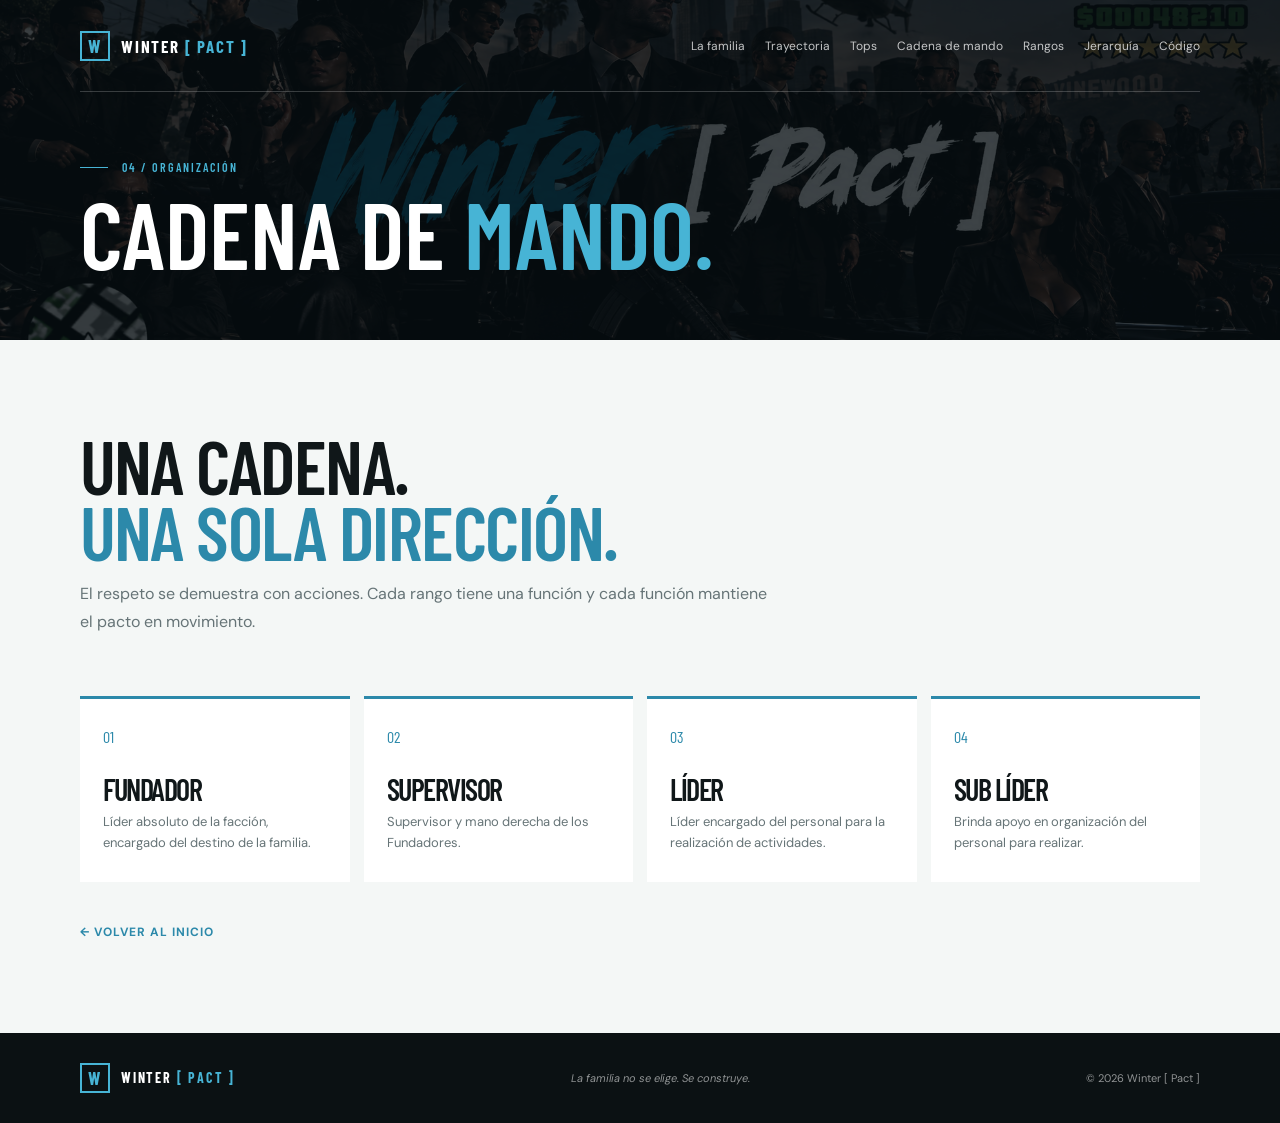
<file: cadena-mando.html>
<!DOCTYPE html>
<html lang="es">
<head><meta charset="UTF-8"><meta name="viewport" content="width=device-width, initial-scale=1.0"><title>Cadena de mando | Winter [ Pact ]</title><link rel="icon" type="image/svg+xml" href="copo.svg"><link rel="stylesheet" href="style.css"></head>
<body>
<header class="subpage-hero"><nav class="nav container"><a class="brand" href="index.html"><span class="brand-mark">W</span><span>WINTER <b>[ PACT ]</b></span></a><div class="nav-links"><a href="familia.html">La familia</a><a href="trayectoria.html">Trayectoria</a><a href="tops.html">Tops</a><a href="cadena-mando.html">Cadena de mando</a><a href="rangos.html">Rangos</a><a href="jerarquia.html">Jerarquía</a><a href="codigo.html">Código</a></div></nav><div class="container subpage-title"><p class="eyebrow"><span></span> 04 / Organización</p><h1>Cadena de <strong>mando.</strong></h1></div></header>
<main class="page-content"><div class="container"><div class="page-intro"><h2>Una cadena.<br><strong>Una sola dirección.</strong></h2><p>El respeto se demuestra con acciones. Cada rango tiene una función y cada función mantiene el pacto en movimiento.</p></div><div class="info-grid command-grid"><article class="info-card"><span>01</span><h2>Fundador</h2><p>Líder absoluto de la facción, encargado del destino de la familia.</p></article><article class="info-card"><span>02</span><h2>Supervisor</h2><p>Supervisor y mano derecha de los Fundadores.</p></article><article class="info-card"><span>03</span><h2>Líder</h2><p>Líder encargado del personal para la realización de actividades.</p></article><article class="info-card"><span>04</span><h2>Sub Líder</h2><p>Brinda apoyo en organización del personal para realizar.</p></article></div><a class="back-link" href="index.html">← Volver al inicio</a></div></main>
<footer class="footer"><div class="container footer-content"><a class="brand" href="index.html"><span class="brand-mark">W</span><span>WINTER <b>[ PACT ]</b></span></a><p>La familia no se elige. Se construye.</p><span>© 2026 Winter [ Pact ]</span></div></footer>
</body></html>
</file>
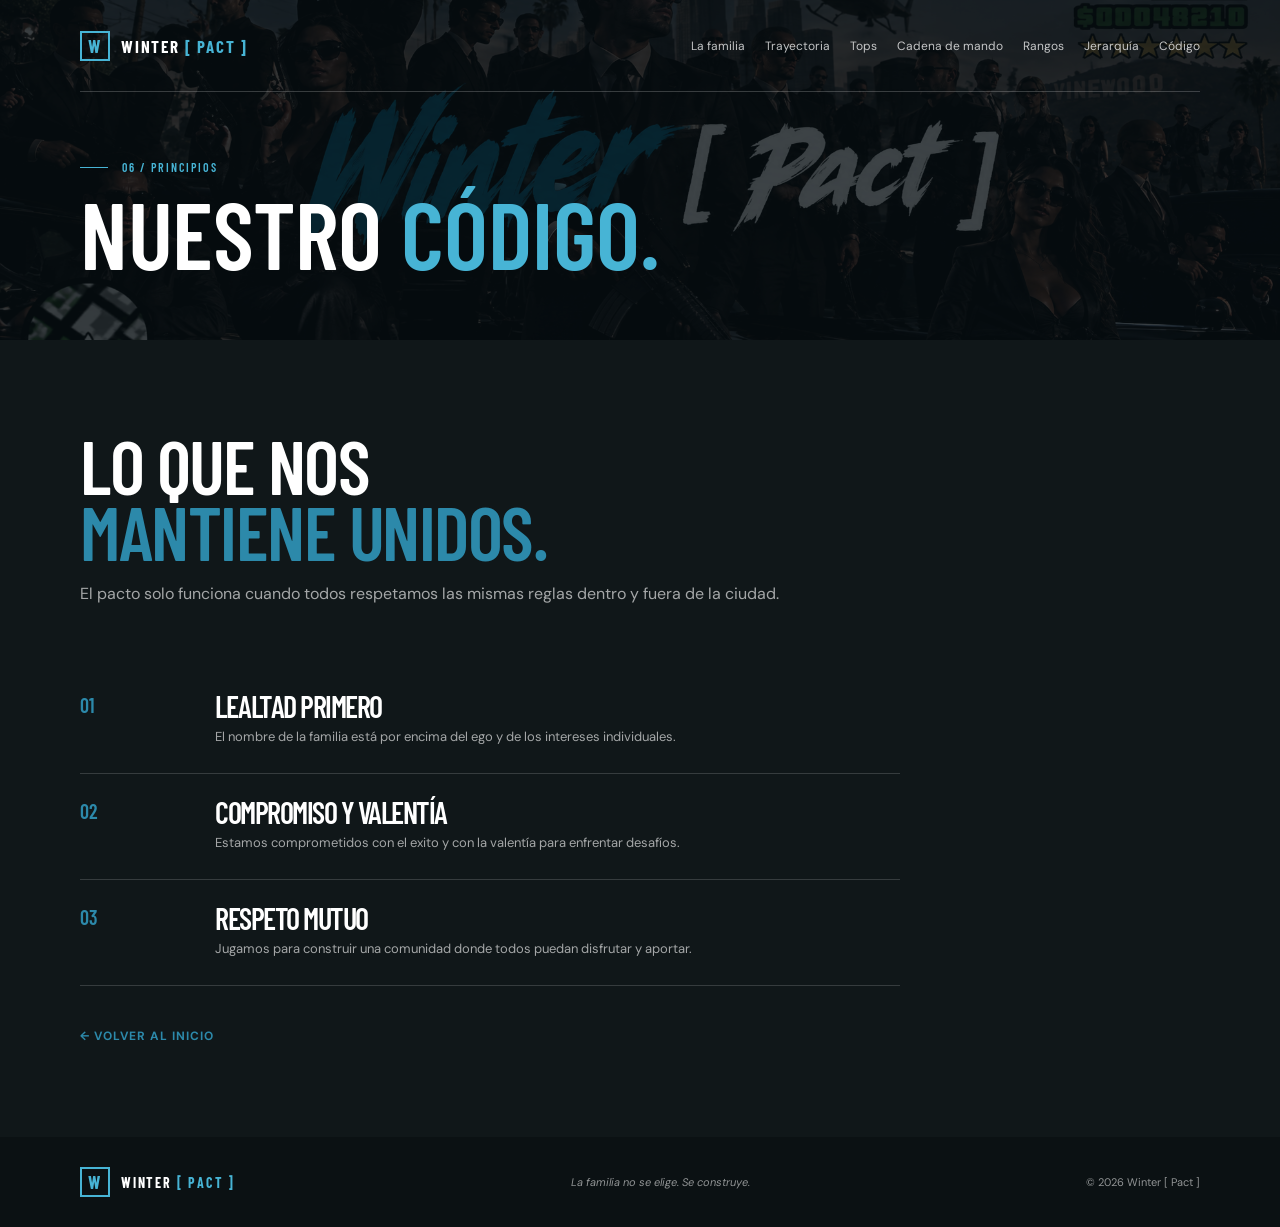
<file: codigo.html>
<!DOCTYPE html>
<html lang="es">
<head><meta charset="UTF-8"><meta name="viewport" content="width=device-width, initial-scale=1.0"><title>Código | Winter [ Pact ]</title><link rel="icon" type="image/svg+xml" href="copo.svg"><link rel="stylesheet" href="style.css"></head>
<body>
<header class="subpage-hero"><nav class="nav container"><a class="brand" href="index.html"><span class="brand-mark">W</span><span>WINTER <b>[ PACT ]</b></span></a><div class="nav-links"><a href="familia.html">La familia</a><a href="trayectoria.html">Trayectoria</a><a href="tops.html">Tops</a><a href="cadena-mando.html">Cadena de mando</a><a href="rangos.html">Rangos</a><a href="jerarquia.html">Jerarquía</a><a href="codigo.html">Código</a></div></nav><div class="container subpage-title"><p class="eyebrow"><span></span> 06 / Principios</p><h1>Nuestro <strong>código.</strong></h1></div></header>
<main class="page-content subpage-dark"><div class="container"><div class="page-intro"><h2>Lo que nos<br><strong>mantiene unidos.</strong></h2><p>El pacto solo funciona cuando todos respetamos las mismas reglas dentro y fuera de la ciudad.</p></div><div class="page-list"><article><span>01</span><div><h2>Lealtad primero</h2><p>El nombre de la familia está por encima del ego y de los intereses individuales.</p></div></article><article><span>02</span><div><h2>Compromiso y valentía</h2><p>Estamos comprometidos con el exito y con la valentía para enfrentar desafíos.</p></div></article><article><span>03</span><div><h2>Respeto mutuo</h2><p>Jugamos para construir una comunidad donde todos puedan disfrutar y aportar.</p></div></article></div><a class="back-link" href="index.html">← Volver al inicio</a></div></main>
<footer class="footer"><div class="container footer-content"><a class="brand" href="index.html"><span class="brand-mark">W</span><span>WINTER <b>[ PACT ]</b></span></a><p>La familia no se elige. Se construye.</p><span>© 2026 Winter [ Pact ]</span></div></footer>
</body></html>
</file>
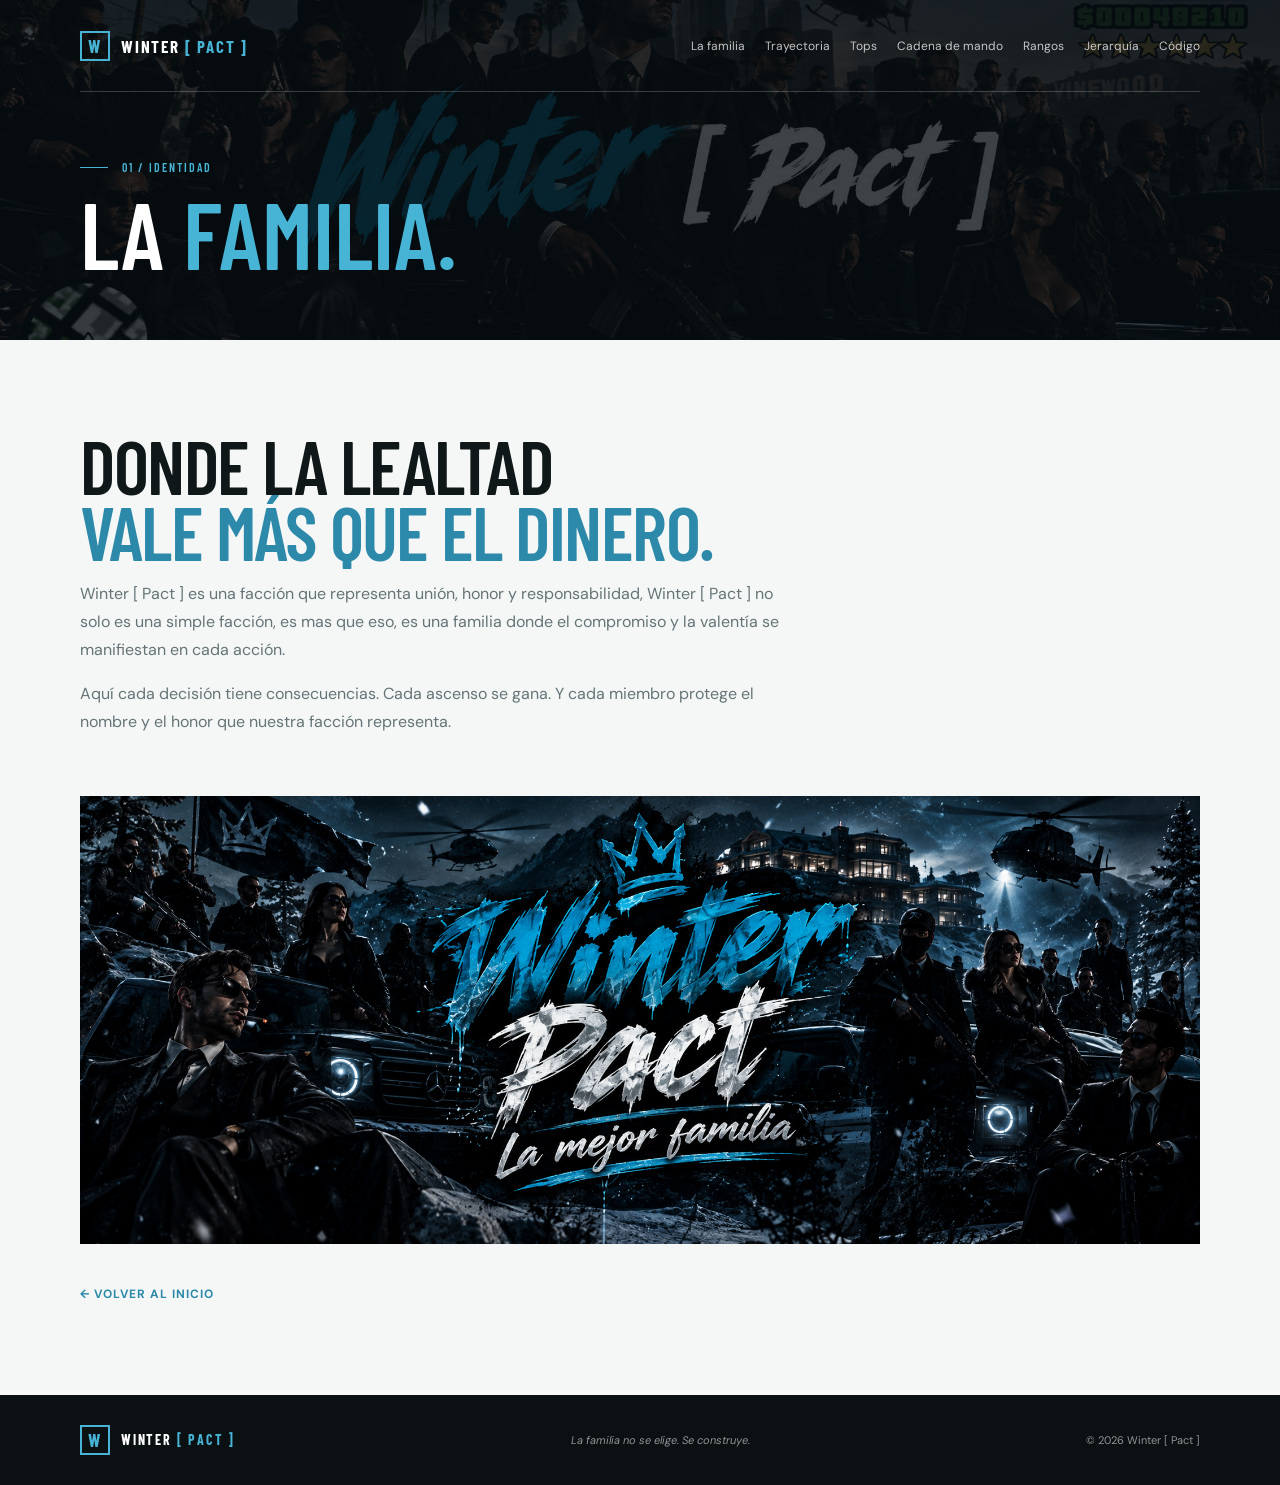
<file: familia.html>
<!DOCTYPE html>
<html lang="es">
<head>
    <meta charset="UTF-8">
    <meta name="viewport" content="width=device-width, initial-scale=1.0">
    <title>La familia | Winter [ Pact ]</title>
    <link rel="icon" type="image/svg+xml" href="copo.svg">
    <link rel="stylesheet" href="style.css">
</head>
<body>
    <header class="subpage-hero"><nav class="nav container" aria-label="Navegación principal"><a class="brand" href="index.html"><span class="brand-mark">W</span><span>WINTER <b>[ PACT ]</b></span></a><div class="nav-links"><a href="familia.html">La familia</a><a href="trayectoria.html">Trayectoria</a><a href="tops.html">Tops</a><a href="cadena-mando.html">Cadena de mando</a><a href="rangos.html">Rangos</a><a href="jerarquia.html">Jerarquía</a><a href="codigo.html">Código</a></div></nav><div class="container subpage-title"><p class="eyebrow"><span></span> 01 / Identidad</p><h1>La <strong>familia.</strong></h1></div></header>
    <main class="page-content"><div class="container"><div class="page-intro"><h2>Donde la lealtad<br><strong>vale más que el dinero.</strong></h2><p>Winter [ Pact ] es una facción que representa unión, honor y responsabilidad, Winter [ Pact ] no solo es una simple facción, es mas que eso, es una familia donde el compromiso y la valentía se manifiestan en cada acción.</p><p>Aquí cada decisión tiene consecuencias. Cada ascenso se gana. Y cada miembro protege el nombre y el honor que nuestra facción representa.</p></div><img class="family-image" src="imagenes/familia.png" alt="Winter Pact, la mejor familia"><a class="back-link" href="index.html">← Volver al inicio</a></div></main>
    <footer class="footer"><div class="container footer-content"><a class="brand" href="index.html"><span class="brand-mark">W</span><span>WINTER <b>[ PACT ]</b></span></a><p>La familia no se elige. Se construye.</p><span>© 2026 Winter [ Pact ]</span></div></footer>
</body>
</html>
</file>
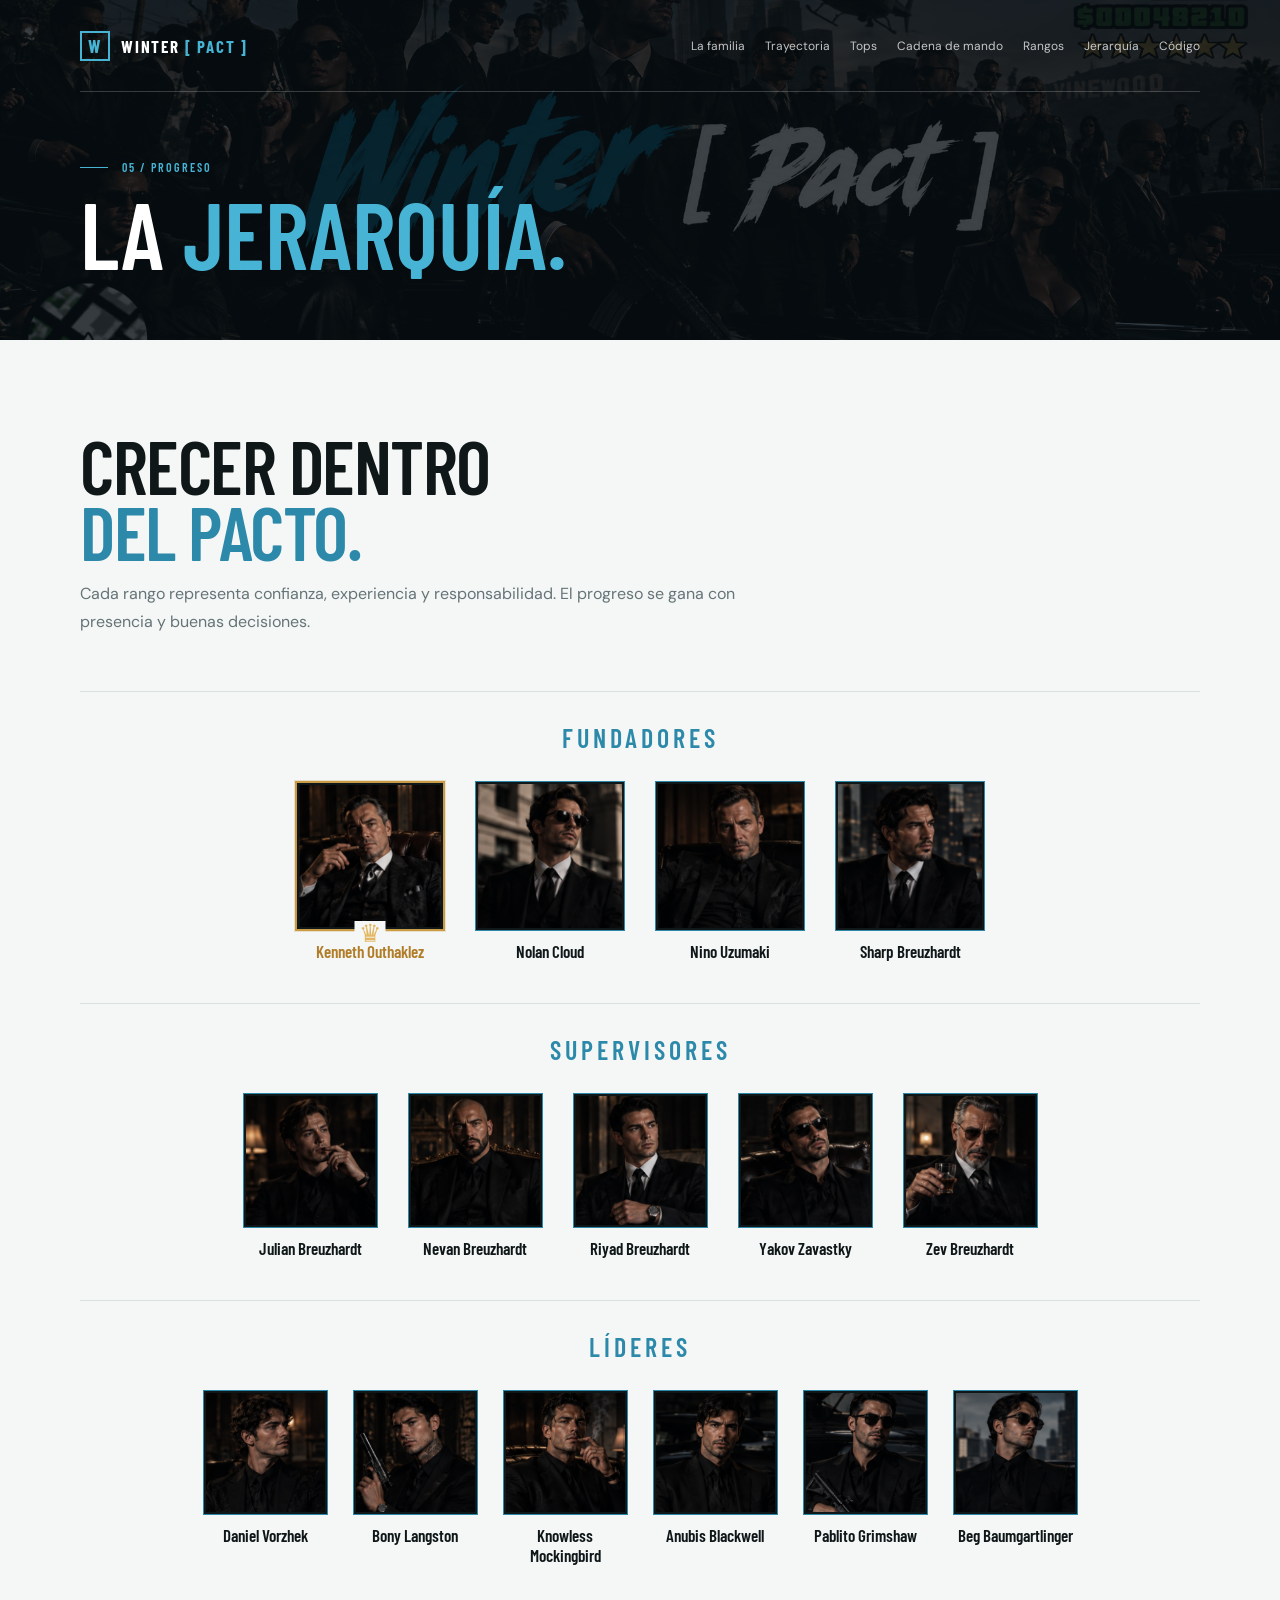
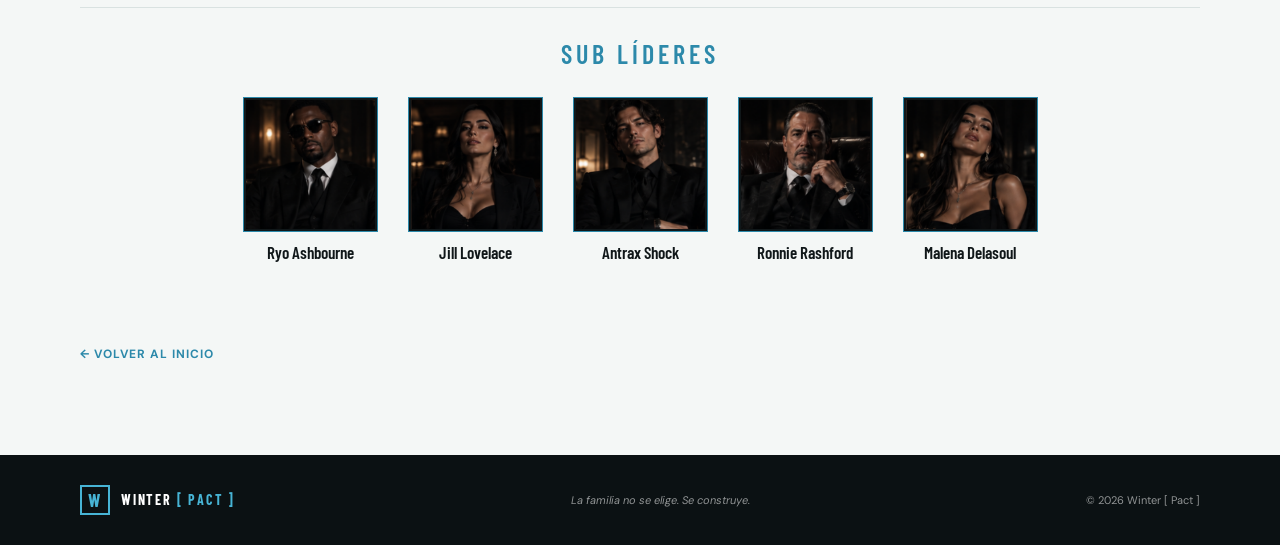
<file: jerarquia.html>
<!DOCTYPE html>
<html lang="es">
<head><meta charset="UTF-8"><meta name="viewport" content="width=device-width, initial-scale=1.0"><title>Jerarqu&#237;a | Winter [ Pact ]</title><link rel="icon" type="image/svg+xml" href="copo.svg"><link rel="stylesheet" href="style.css"></head>
<body>
<header class="subpage-hero"><nav class="nav container"><a class="brand" href="index.html"><span class="brand-mark">W</span><span>WINTER <b>[ PACT ]</b></span></a><div class="nav-links"><a href="familia.html">La familia</a><a href="trayectoria.html">Trayectoria</a><a href="tops.html">Tops</a><a href="cadena-mando.html">Cadena de mando</a><a href="rangos.html">Rangos</a><a href="jerarquia.html">Jerarqu&#237;a</a><a href="codigo.html">C&#243;digo</a></div></nav><div class="container subpage-title"><p class="eyebrow"><span></span> 05 / Progreso</p><h1>La <strong>jerarqu&#237;a.</strong></h1></div></header>
<main class="page-content hierarchy-page"><div class="container"><div class="page-intro"><h2>Crecer dentro<br><strong>del pacto.</strong></h2><p>Cada rango representa confianza, experiencia y responsabilidad. El progreso se gana con presencia y buenas decisiones.</p></div>
<section class="member-group"><h2 class="group-title">Fundadores</h2><div class="member-grid founders-grid"><article class="member-card founder-highlight"><div class="portrait"><img src="imagenes/1.png" alt="Kenneth Outhaklez"><span class="crown" aria-label="Fundador principal">&#9819;</span></div><h3>Kenneth Outhaklez</h3></article><article class="member-card"><div class="portrait"><img src="imagenes/2.png" alt="Nolan Cloud"></div><h3>Nolan Cloud</h3></article><article class="member-card"><div class="portrait"><img src="imagenes/17.png" alt="Nino Uzumaki"></div><h3>Nino Uzumaki</h3></article><article class="member-card"><div class="portrait"><img src="imagenes/4.png" alt="Sharp Breuzhardt"></div><h3>Sharp Breuzhardt</h3></article></div></section>
<section class="member-group"><h2 class="group-title">Supervisores</h2><div class="member-grid supervisors-grid"><article class="member-card"><div class="portrait"><img src="imagenes/5.png" alt="Julian Breuzhardt"></div><h3>Julian Breuzhardt</h3></article><article class="member-card"><div class="portrait"><img src="imagenes/6.png" alt="Nevan Breuzhardt"></div><h3>Nevan Breuzhardt</h3></article><article class="member-card"><div class="portrait"><img src="imagenes/7.png" alt="Riyad Breuzhardt"></div><h3>Riyad Breuzhardt</h3></article><article class="member-card"><div class="portrait"><img src="imagenes/8.png" alt="Yakov Zavastky"></div><h3>Yakov Zavastky</h3></article><article class="member-card"><div class="portrait"><img src="imagenes/9.png" alt="Zev Breuzhardt"></div><h3>Zev Breuzhardt</h3></article></div></section>
<section class="member-group"><h2 class="group-title">L&#237;deres</h2><div class="member-grid leaders-grid"><article class="member-card"><div class="portrait"><img src="imagenes/10.png" alt="Daniel Vorzhek"></div><h3>Daniel Vorzhek</h3></article><article class="member-card"><div class="portrait"><img src="imagenes/11.png" alt="Bony Langston"></div><h3>Bony Langston</h3></article><article class="member-card"><div class="portrait"><img src="imagenes/12.png" alt="Knowless Mockingbird"></div><h3>Knowless Mockingbird</h3></article><article class="member-card"><div class="portrait"><img src="imagenes/13.png" alt="Anubis Blackwell"></div><h3>Anubis Blackwell</h3></article><article class="member-card"><div class="portrait"><img src="imagenes/20.png" alt="Pablito Grimshaw"></div><h3>Pablito Grimshaw</h3></article><article class="member-card"><div class="portrait"><img src="imagenes/15.png" alt="Beg Baumgartlinger"></div><h3>Beg Baumgartlinger</h3></article></div></section>
<section class="member-group"><h2 class="group-title">Sub L&#237;deres</h2><div class="member-grid subleaders-grid"><article class="member-card"><div class="portrait"><img src="imagenes/16.png" alt="Ryo Ashbourne"></div><h3>Ryo Ashbourne</h3></article><article class="member-card"><div class="portrait"><img src="imagenes/3.png" alt="Jill Lovelace"></div><h3>Jill Lovelace</h3></article><article class="member-card"><div class="portrait"><img src="imagenes/18.png" alt="Antrax Shock"></div><h3>Antrax Shock</h3></article><article class="member-card"><div class="portrait"><img src="imagenes/19.png" alt="Ronnie Rashford"></div><h3>Ronnie Rashford</h3></article><article class="member-card"><div class="portrait"><img src="imagenes/14.png" alt="Malena Delasoul"></div><h3>Malena Delasoul</h3></article></div></section>
<a class="back-link" href="index.html">&#8592; Volver al inicio</a></div></main>
<footer class="footer"><div class="container footer-content"><a class="brand" href="index.html"><span class="brand-mark">W</span><span>WINTER <b>[ PACT ]</b></span></a><p>La familia no se elige. Se construye.</p><span>&#169; 2026 Winter [ Pact ]</span></div></footer>
</body></html>
</file>
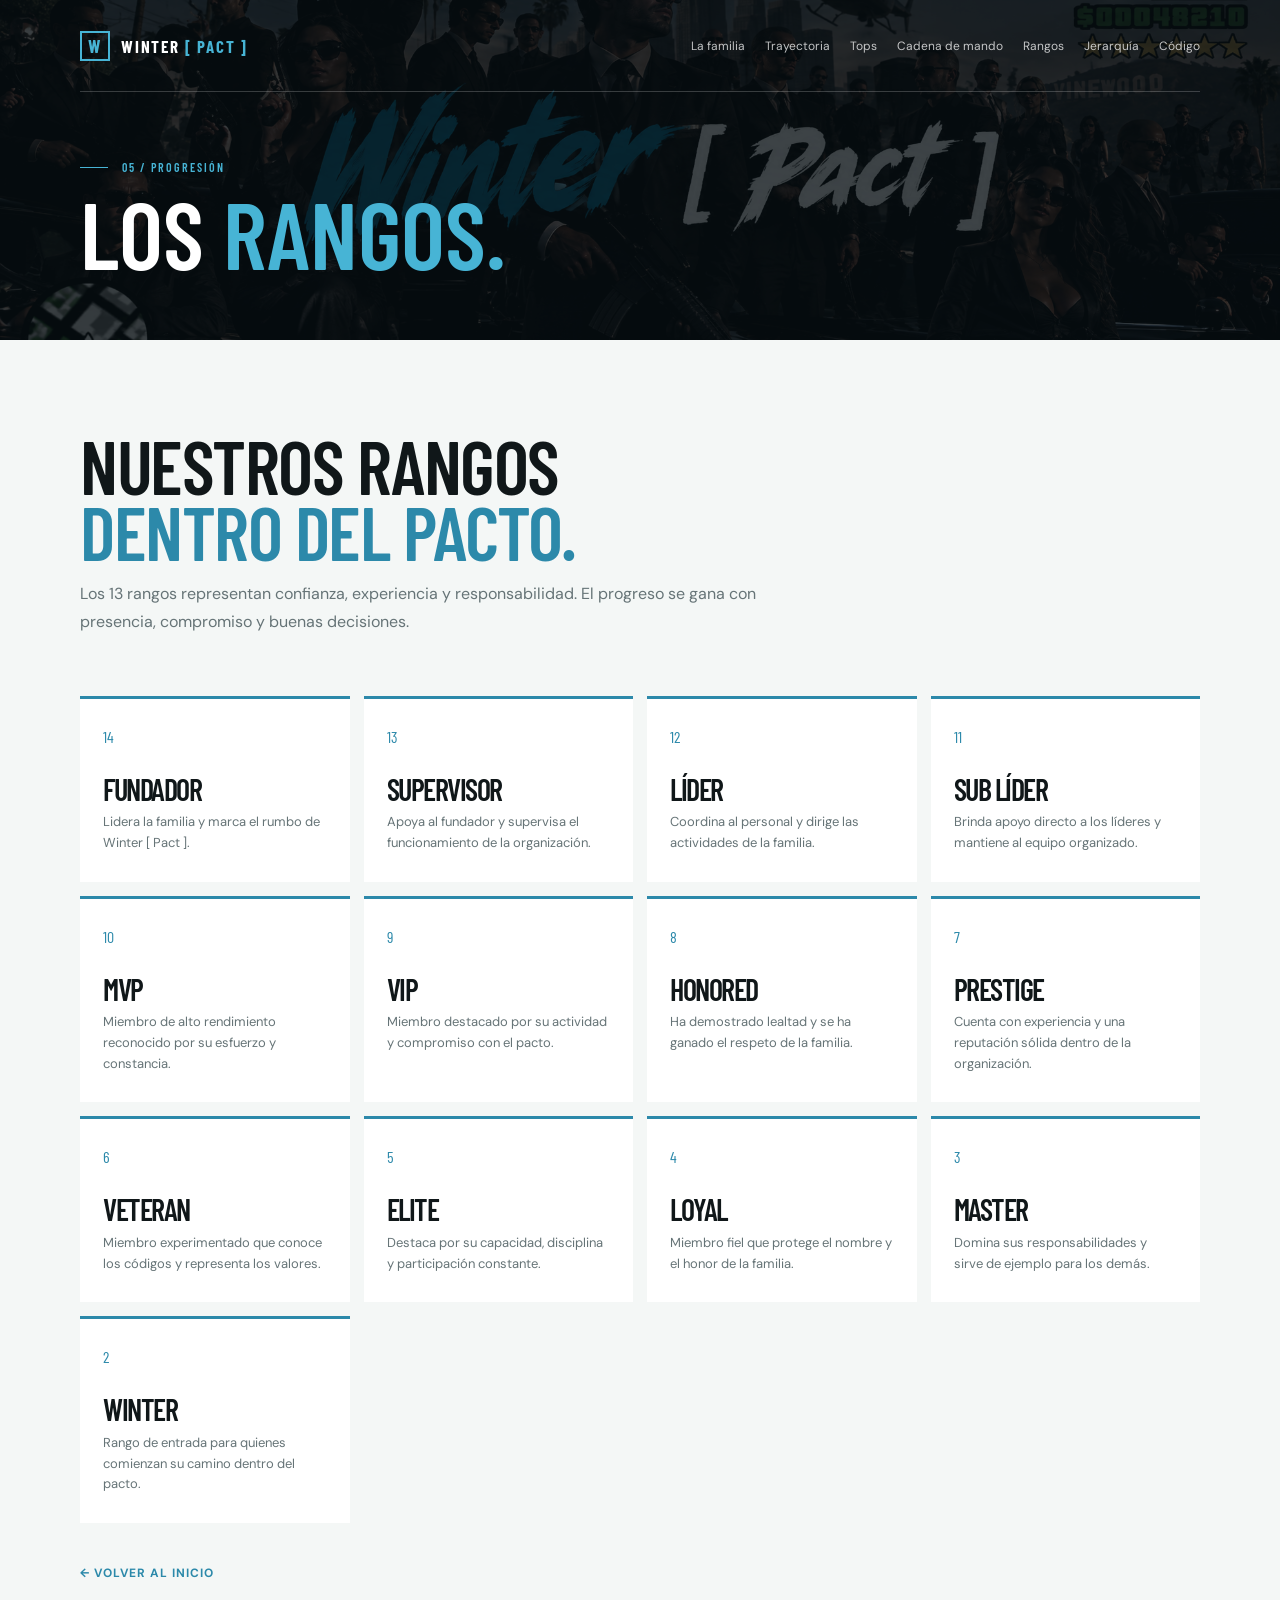
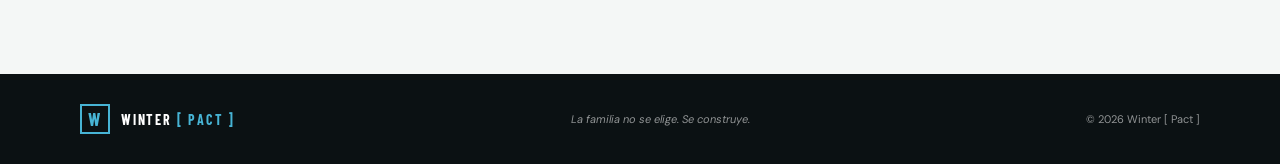
<file: rangos.html>
<!DOCTYPE html>
<html lang="es">
<head><meta charset="UTF-8"><meta name="viewport" content="width=device-width, initial-scale=1.0"><title>Rangos | Winter [ Pact ]</title><link rel="icon" type="image/svg+xml" href="copo.svg"><link rel="stylesheet" href="style.css"></head>
<body>
<header class="subpage-hero"><nav class="nav container" aria-label="Navegación principal"><a class="brand" href="index.html"><span class="brand-mark">W</span><span>WINTER <b>[ PACT ]</b></span></a><div class="nav-links"><a href="familia.html">La familia</a><a href="trayectoria.html">Trayectoria</a><a href="tops.html">Tops</a><a href="cadena-mando.html">Cadena de mando</a><a href="rangos.html">Rangos</a><a href="jerarquia.html">Jerarquía</a><a href="codigo.html">Código</a></div></nav><div class="container subpage-title"><p class="eyebrow"><span></span> 05 / Progresión</p><h1>Los <strong>rangos.</strong></h1></div></header>
<main class="page-content"><div class="container"><div class="page-intro"><h2>Nuestros rangos<br><strong>dentro del pacto.</strong></h2><p>Los 13 rangos representan confianza, experiencia y responsabilidad. El progreso se gana con presencia, compromiso y buenas decisiones.</p></div><div class="info-grid command-grid"><article class="info-card"><span>14</span><h2>Fundador</h2><p>Lidera la familia y marca el rumbo de Winter [ Pact ].</p></article><article class="info-card"><span>13</span><h2>Supervisor</h2><p>Apoya al fundador y supervisa el funcionamiento de la organización.</p></article><article class="info-card"><span>12</span><h2>Líder</h2><p>Coordina al personal y dirige las actividades de la familia.</p></article><article class="info-card"><span>11</span><h2>Sub Líder</h2><p>Brinda apoyo directo a los líderes y mantiene al equipo organizado.</p></article><article class="info-card"><span>10</span><h2>MvP</h2><p>Miembro de alto rendimiento reconocido por su esfuerzo y constancia.</p></article><article class="info-card"><span>9</span><h2>VIP</h2><p>Miembro destacado por su actividad y compromiso con el pacto.</p></article><article class="info-card"><span>8</span><h2>Honored</h2><p>Ha demostrado lealtad y se ha ganado el respeto de la familia.</p></article><article class="info-card"><span>7</span><h2>Prestige</h2><p>Cuenta con experiencia y una reputación sólida dentro de la organización.</p></article><article class="info-card"><span>6</span><h2>Veteran</h2><p>Miembro experimentado que conoce los códigos y representa los valores.</p></article><article class="info-card"><span>5</span><h2>Elite</h2><p>Destaca por su capacidad, disciplina y participación constante.</p></article><article class="info-card"><span>4</span><h2>Loyal</h2><p>Miembro fiel que protege el nombre y el honor de la familia.</p></article><article class="info-card"><span>3</span><h2>Master</h2><p>Domina sus responsabilidades y sirve de ejemplo para los demás.</p></article><article class="info-card"><span>2</span><h2>Winter</h2><p>Rango de entrada para quienes comienzan su camino dentro del pacto.</p></article></div><a class="back-link" href="index.html">&#8592; Volver al inicio</a></div></main>
<footer class="footer"><div class="container footer-content"><a class="brand" href="index.html"><span class="brand-mark">W</span><span>WINTER <b>[ PACT ]</b></span></a><p>La familia no se elige. Se construye.</p><span>&#169; 2026 Winter [ Pact ]</span></div></footer>
</body></html>
</file>
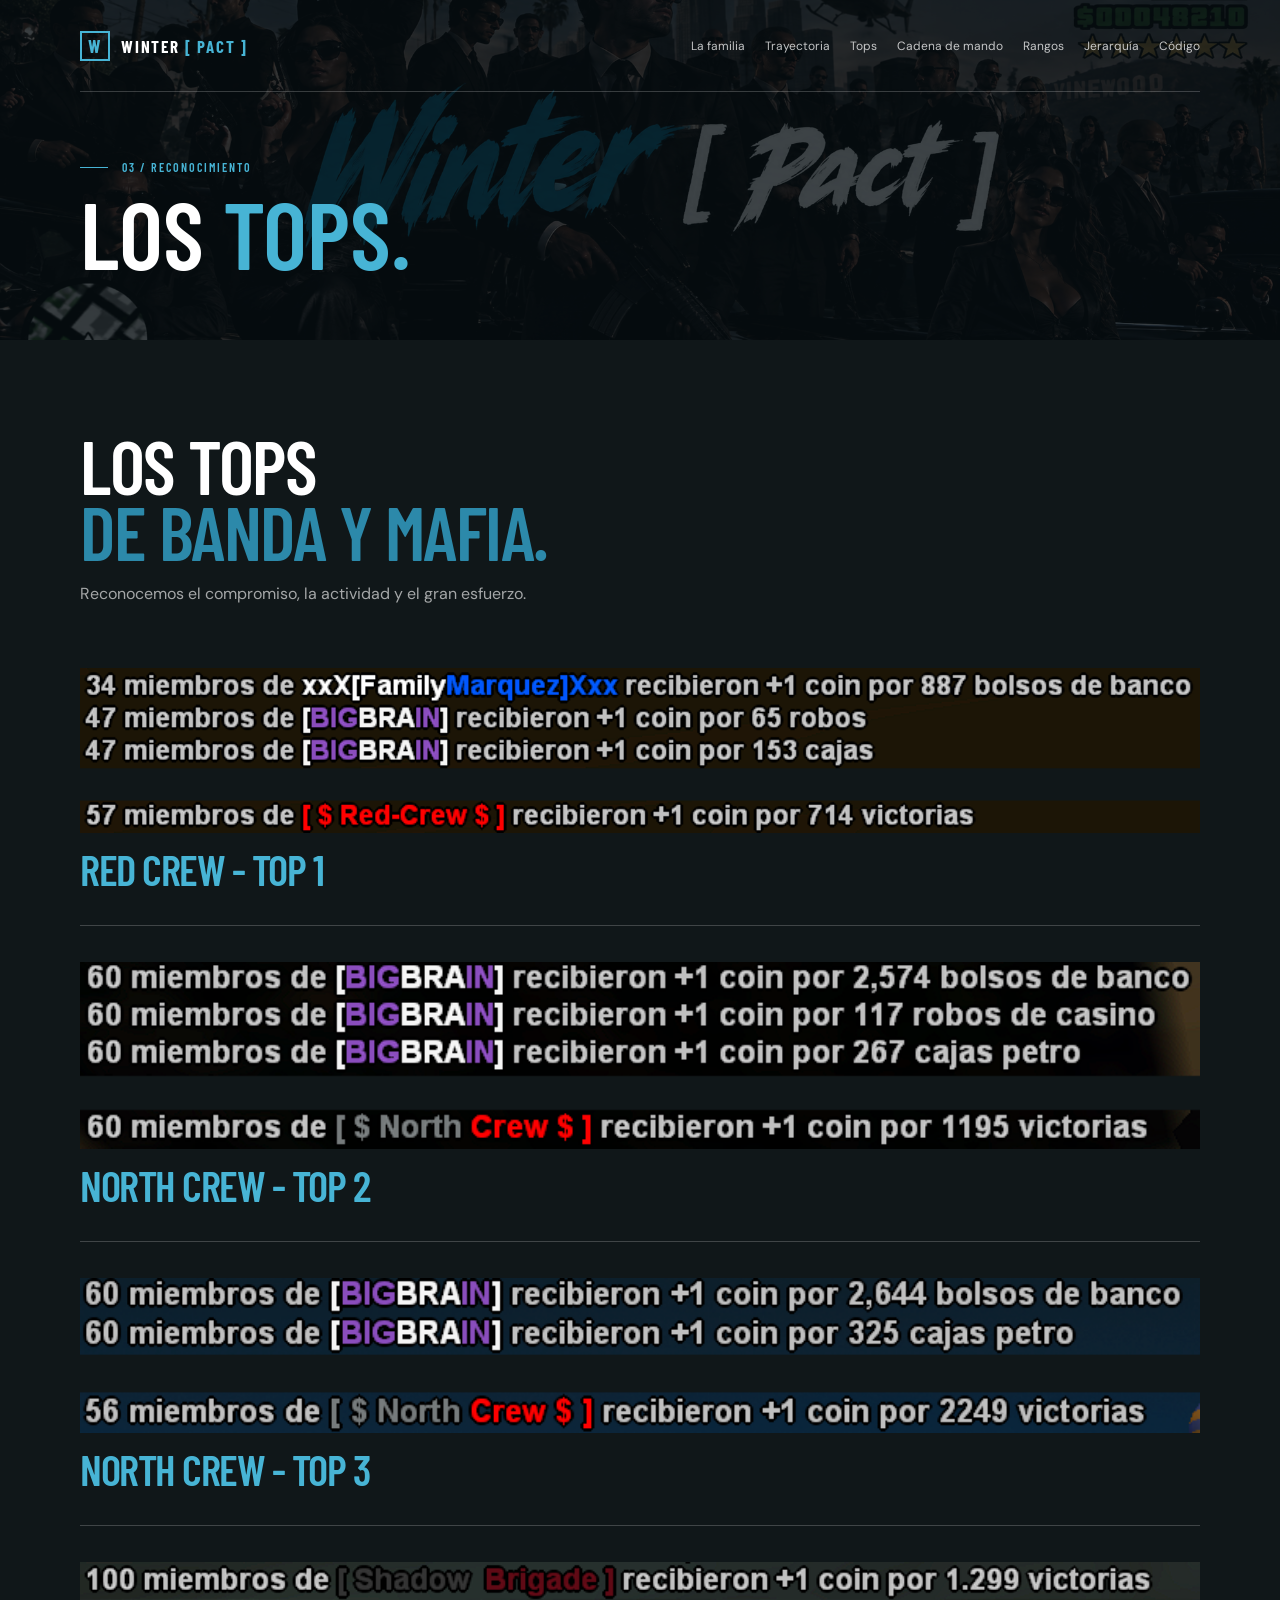
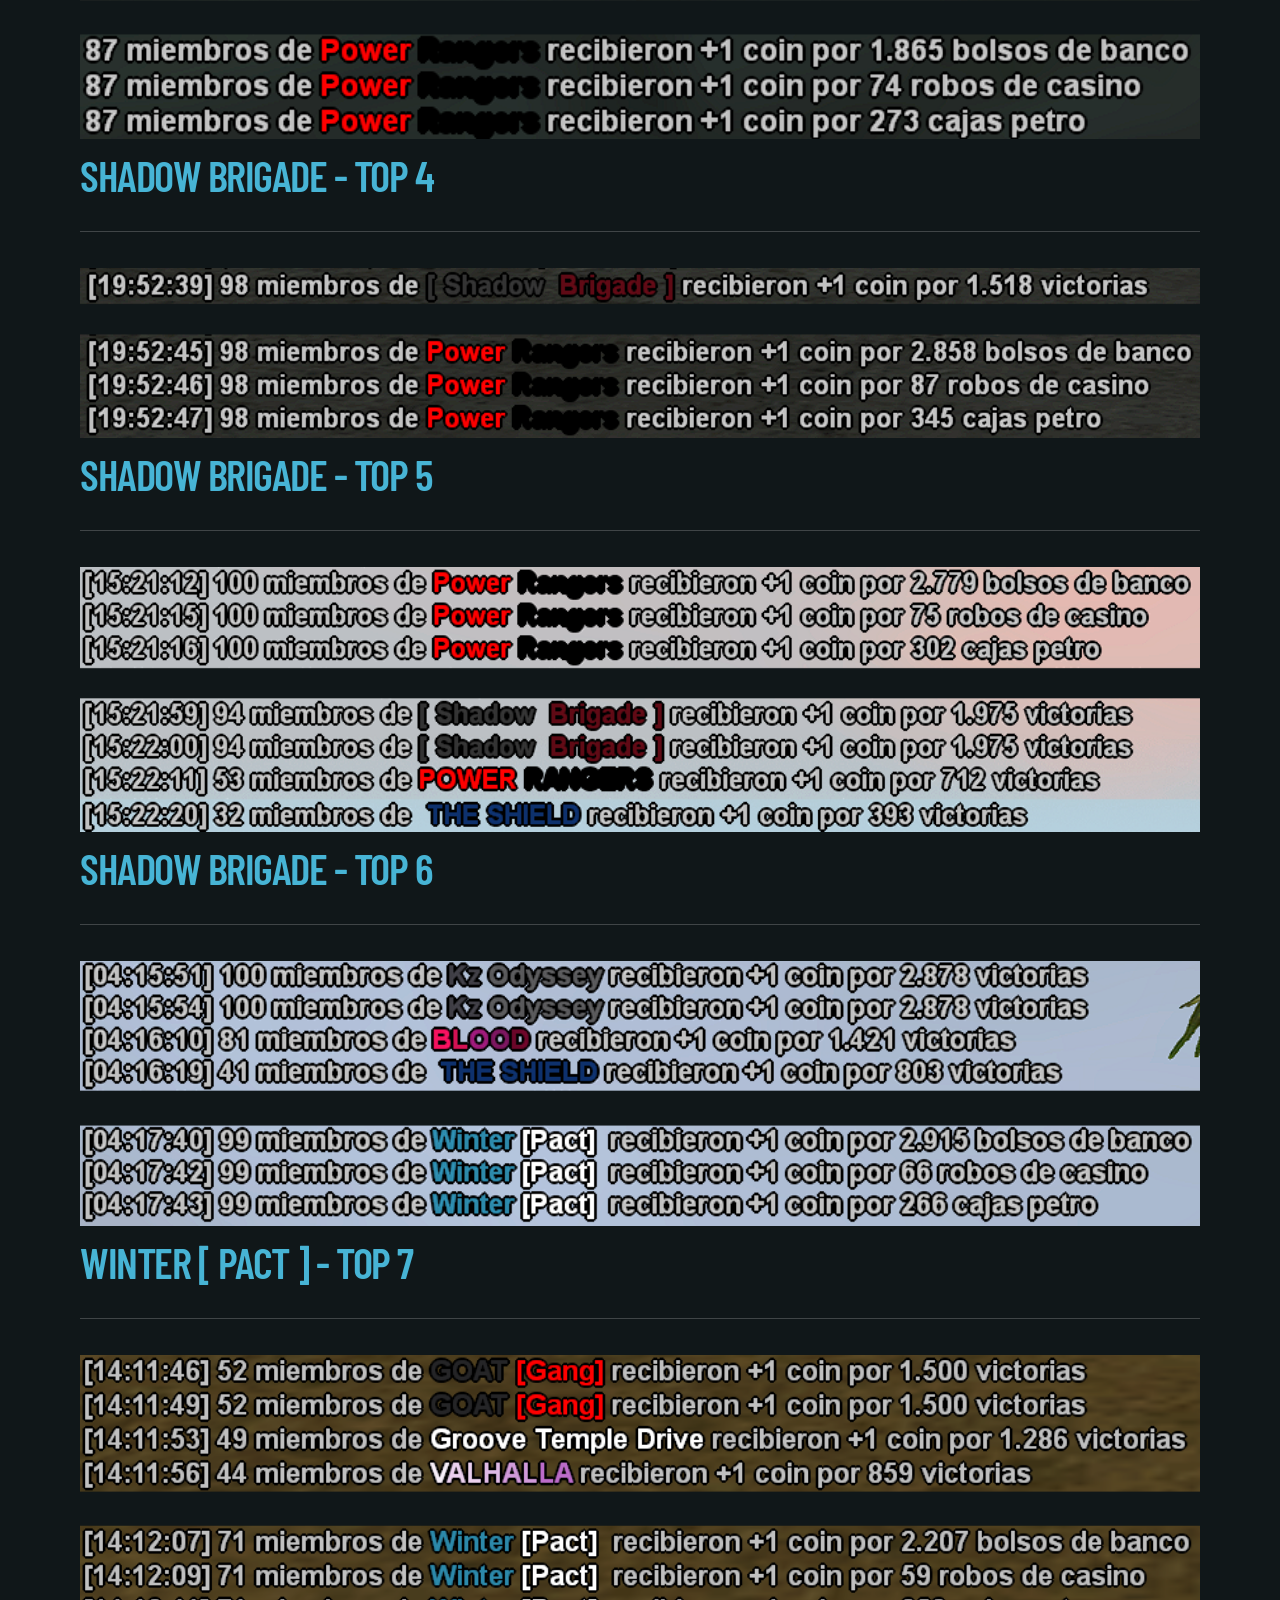
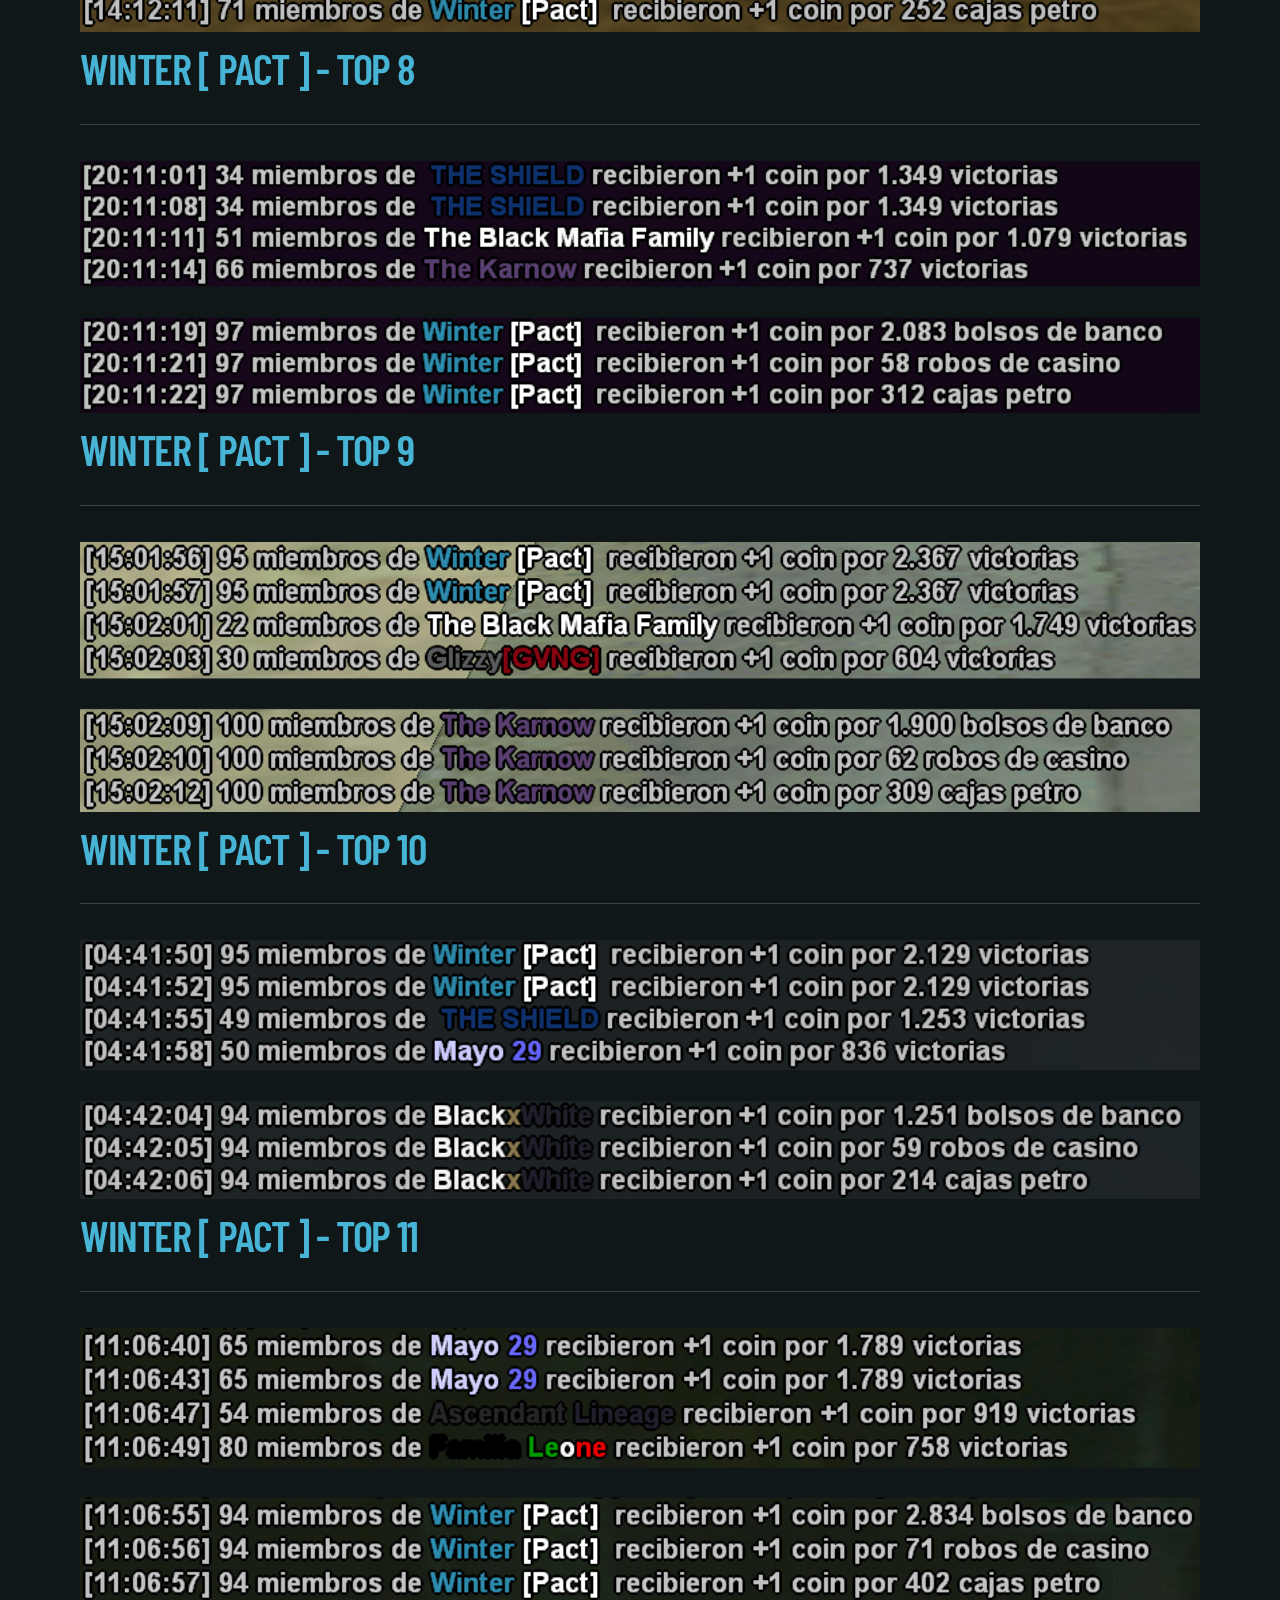
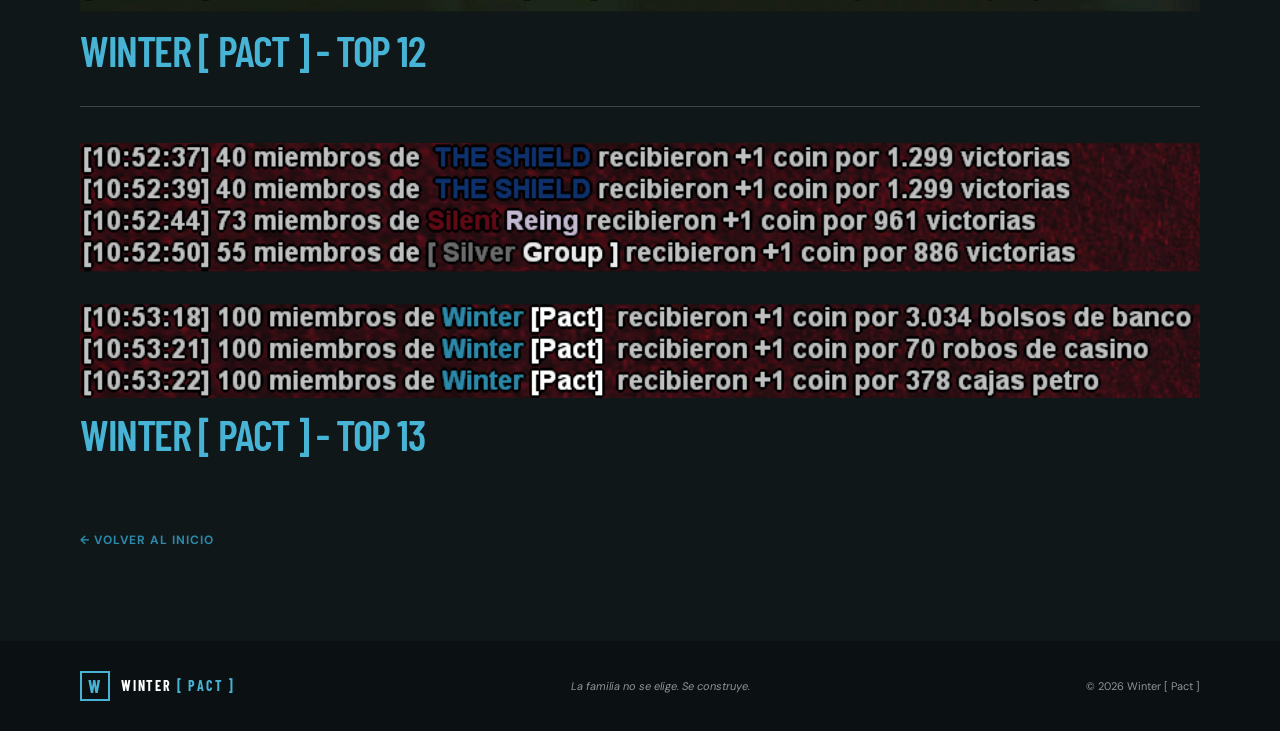
<file: tops.html>
<!DOCTYPE html>
<html lang="es">
<head><meta charset="UTF-8"><meta name="viewport" content="width=device-width, initial-scale=1.0"><title>Tops | Winter [ Pact ]</title><link rel="icon" type="image/svg+xml" href="copo.svg"><link rel="stylesheet" href="style.css"></head>
<body>
<header class="subpage-hero"><nav class="nav container"><a class="brand" href="index.html"><span class="brand-mark">W</span><span>WINTER <b>[ PACT ]</b></span></a><div class="nav-links"><a href="familia.html">La familia</a><a href="trayectoria.html">Trayectoria</a><a href="tops.html">Tops</a><a href="cadena-mando.html">Cadena de mando</a><a href="rangos.html">Rangos</a><a href="jerarquia.html">Jerarquía</a><a href="codigo.html">Código</a></div></nav><div class="container subpage-title"><p class="eyebrow"><span></span> 03 / Reconocimiento</p><h1>Los <strong>tops.</strong></h1></div></header>
<main class="page-content subpage-dark"><div class="container"><div class="page-intro"><h2>Los tops<br><strong>de banda y mafia.</strong></h2><p>Reconocemos el compromiso, la actividad y el gran esfuerzo.</p></div><div class="top-banners"><article><img src="imagenes/p1.png" alt="Top 1 de Red Crew"><h2>RED CREW - TOP 1</h2></article><article><img src="imagenes/s2.png" alt="Top 2 de North Crew"><h2>NORTH CREW - TOP 2</h2></article><article><img src="imagenes/t3.png" alt="Top 3 de North Crew"><h2>NORTH CREW - TOP 3</h2></article><article><img src="imagenes/c4.png" alt="Top 4 de Shadow Brigade"><h2>SHADOW BRIGADE - TOP 4</h2></article><article><img src="imagenes/q5.png" alt="Top 5 de Shadow Brigade"><h2>SHADOW BRIGADE - TOP 5</h2></article><article><img src="imagenes/st6.png" alt="Top 6 de Shadow Brigade"><h2>SHADOW BRIGADE - TOP 6</h2></article><article><img src="imagenes/stm7.png" alt="Top 7 de Winter Pact"><h2>WINTER [ PACT ] - TOP 7</h2></article><article><img src="imagenes/o8.png" alt="Top 8 de Winter Pact"><h2>WINTER [ PACT ] - TOP 8</h2></article><article><img src="imagenes/n9.png" alt="Top 9 de Winter Pact"><h2>WINTER [ PACT ] - TOP 9</h2></article><article><img src="imagenes/d10.png" alt="Top 10 de Winter Pact"><h2>WINTER [ PACT ] - TOP 10</h2></article><article><img src="imagenes/u11.png" alt="Top 11 de Winter Pact"><h2>WINTER [ PACT ] - TOP 11</h2></article><article><img src="imagenes/du12.png" alt="Top 12 de Winter Pact"><h2>WINTER [ PACT ] - TOP 12</h2></article><article><img src="imagenes/tr13.png" alt="Top 13 de Winter Pact"><h2>WINTER [ PACT ] - TOP 13</h2></article></div><a class="back-link" href="index.html">← Volver al inicio</a></div></main>
<footer class="footer"><div class="container footer-content"><a class="brand" href="index.html"><span class="brand-mark">W</span><span>WINTER <b>[ PACT ]</b></span></a><p>La familia no se elige. Se construye.</p><span>© 2026 Winter [ Pact ]</span></div></footer>
</body></html>
</file>
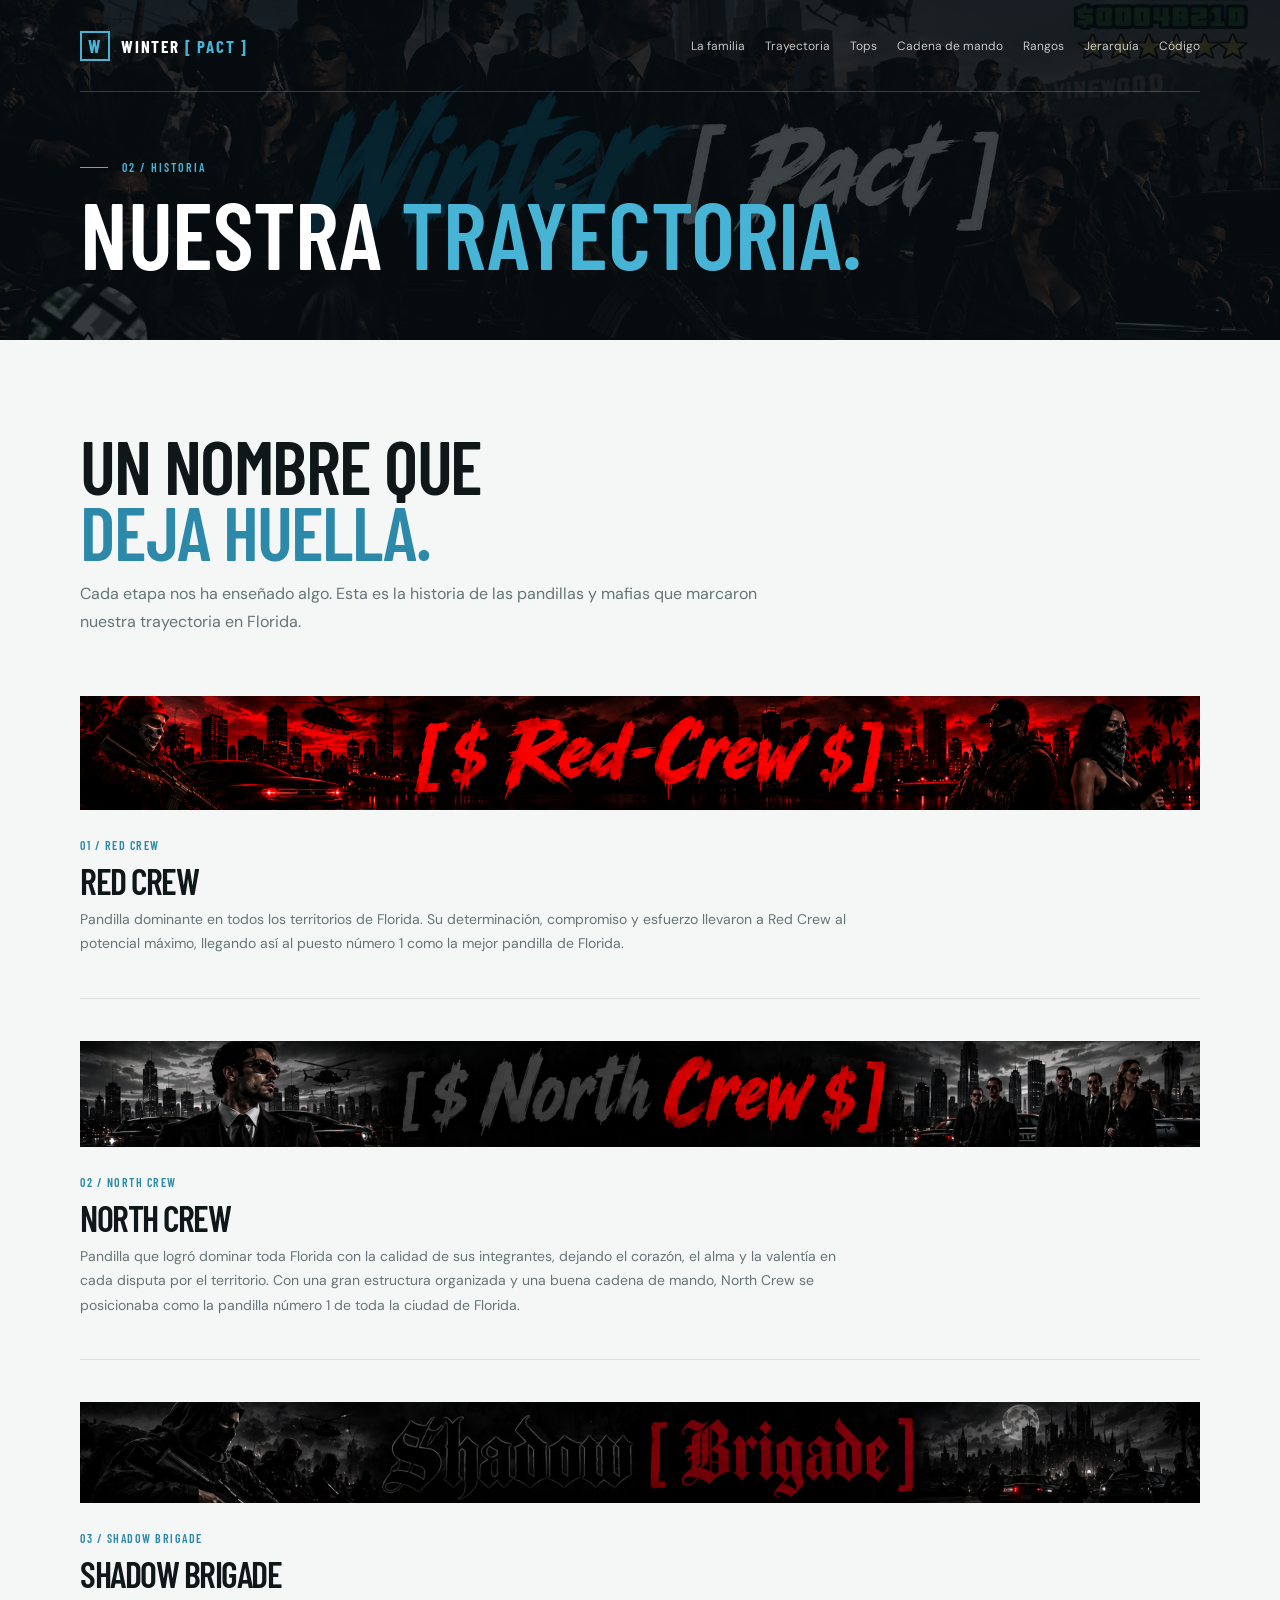
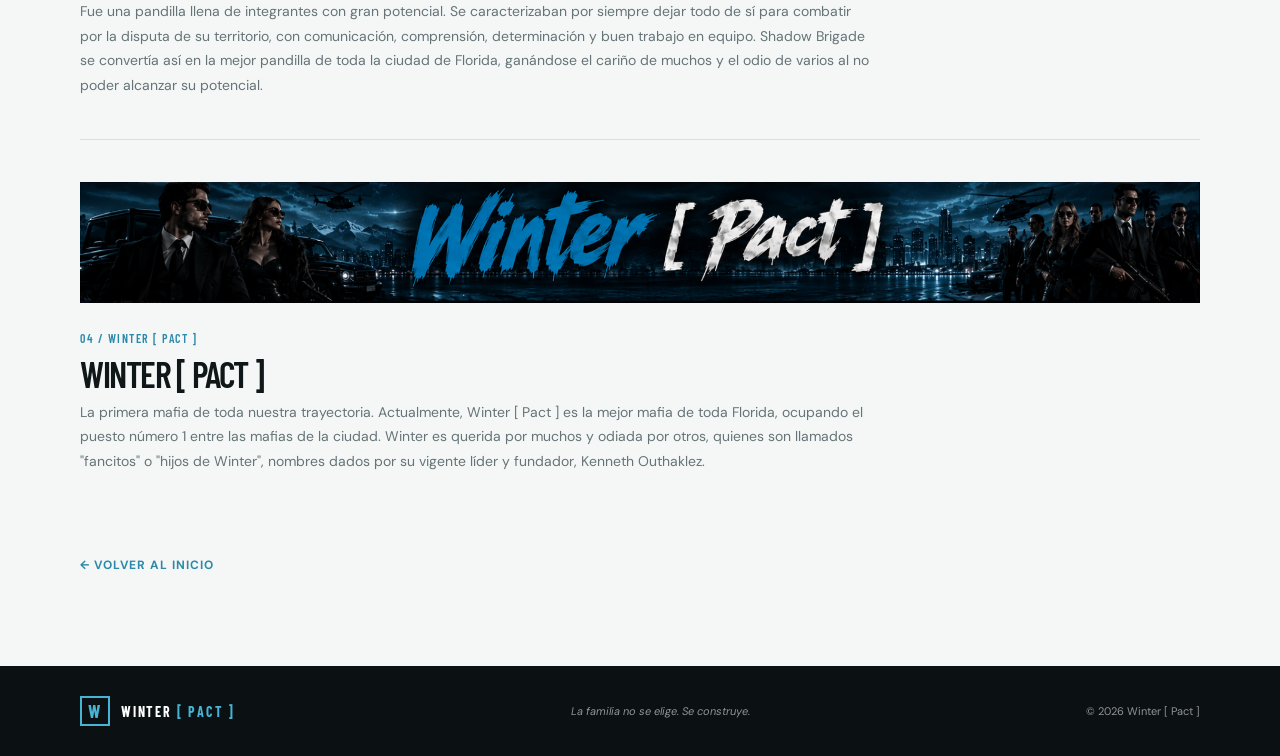
<file: trayectoria.html>
<!DOCTYPE html>
<html lang="es">
<head><meta charset="UTF-8"><meta name="viewport" content="width=device-width, initial-scale=1.0"><title>Trayectoria | Winter [ Pact ]</title><link rel="icon" type="image/svg+xml" href="copo.svg"><link rel="stylesheet" href="style.css"></head>
<body>
<header class="subpage-hero"><nav class="nav container"><a class="brand" href="index.html"><span class="brand-mark">W</span><span>WINTER <b>[ PACT ]</b></span></a><div class="nav-links"><a href="familia.html">La familia</a><a href="trayectoria.html">Trayectoria</a><a href="tops.html">Tops</a><a href="cadena-mando.html">Cadena de mando</a><a href="rangos.html">Rangos</a><a href="jerarquia.html">Jerarquía</a><a href="codigo.html">Código</a></div></nav><div class="container subpage-title"><p class="eyebrow"><span></span> 02 / Historia</p><h1>Nuestra <strong>trayectoria.</strong></h1></div></header>
<main class="page-content"><div class="container"><div class="page-intro"><h2>Un nombre que<br><strong>deja huella.</strong></h2><p>Cada etapa nos ha enseñado algo. Esta es la historia de las pandillas y mafias que marcaron nuestra trayectoria en Florida.</p></div><div class="history-banners"><article class="history-banner"><img src="imagenes/rc.png" alt="Banner de Red Crew"><div class="history-banner-copy"><span>01 / RED CREW</span><h2>Red Crew</h2><p>Pandilla dominante en todos los territorios de Florida. Su determinación, compromiso y esfuerzo llevaron a Red Crew al potencial máximo, llegando así al puesto número 1 como la mejor pandilla de Florida.</p></div></article><article class="history-banner"><img src="imagenes/nc.png" alt="Banner de North Crew"><div class="history-banner-copy"><span>02 / NORTH CREW</span><h2>North Crew</h2><p>Pandilla que logró dominar toda Florida con la calidad de sus integrantes, dejando el corazón, el alma y la valentía en cada disputa por el territorio. Con una gran estructura organizada y una buena cadena de mando, North Crew se posicionaba como la pandilla número 1 de toda la ciudad de Florida.</p></div></article><article class="history-banner"><img src="imagenes/sb.png" alt="Banner de Shadow Brigade"><div class="history-banner-copy"><span>03 / SHADOW BRIGADE</span><h2>Shadow Brigade</h2><p>Fue una pandilla llena de integrantes con gran potencial. Se caracterizaban por siempre dejar todo de sí para combatir por la disputa de su territorio, con comunicación, comprensión, determinación y buen trabajo en equipo. Shadow Brigade se convertía así en la mejor pandilla de toda la ciudad de Florida, ganándose el cariño de muchos y el odio de varios al no poder alcanzar su potencial.</p></div></article><article class="history-banner"><img src="imagenes/wp.png" alt="Banner de Winter Pact"><div class="history-banner-copy"><span>04 / WINTER [ PACT ]</span><h2>Winter [ Pact ]</h2><p>La primera mafia de toda nuestra trayectoria. Actualmente, Winter [ Pact ] es la mejor mafia de toda Florida, ocupando el puesto número 1 entre las mafias de la ciudad. Winter es querida por muchos y odiada por otros, quienes son llamados "fancitos" o "hijos de Winter", nombres dados por su vigente líder y fundador, Kenneth Outhaklez.</p></div></article></div><a class="back-link" href="index.html">← Volver al inicio</a></div></main>
<footer class="footer"><div class="container footer-content"><a class="brand" href="index.html"><span class="brand-mark">W</span><span>WINTER <b>[ PACT ]</b></span></a><p>La familia no se elige. Se construye.</p><span>© 2026 Winter [ Pact ]</span></div></footer>
</body></html>
</file>
<file: style.css>
@import url('https://fonts.googleapis.com/css2?family=Barlow+Condensed:wght@400;500;600;700&family=DM+Sans:wght@400;500;700&display=swap');

:root { --blue: #2c89aa; --blue-light: #47b4d5; --ink: #101719; --paper: #f4f7f6; --white: #ffffff; --muted: #667477; --line: #d9e2e1; }
* { box-sizing: border-box; }
body { overflow-x: hidden; }
.login-page { min-height: 100vh; background: var(--ink); }.login-shell { min-height: 100vh; display: grid; grid-template-columns: minmax(0, 1.15fr) minmax(400px, .85fr); }.login-visual { display: flex; align-items: end; min-height: 100vh; padding: 80px; color: var(--white); background: var(--ink) url('imagenes/content.png') center / cover no-repeat; position: relative; }.login-visual::before { content: ''; position: absolute; inset: 0; background: linear-gradient(90deg, rgba(7,15,18,.92), rgba(7,15,18,.28)); }.login-visual-content { position: relative; z-index: 1; max-width: 680px; }.login-visual h1 { margin: 0; font: 600 clamp(67px,8vw,116px)/.84 'Barlow Condensed', sans-serif; letter-spacing: -2px; text-transform: uppercase; }.login-visual h1 em { color: var(--blue-light); font-style: normal; }.login-visual-content > p:not(.eyebrow) { max-width: 360px; margin: 30px 0 0; color: rgba(255,255,255,.75); font-size: 15px; line-height: 1.7; }.login-est { display: block; margin-top: 90px; color: rgba(255,255,255,.55); font: 11px 'Barlow Condensed', sans-serif; letter-spacing: 1.6px; }.login-panel { display: flex; flex-direction: column; justify-content: center; padding: 70px clamp(32px,6vw,100px); background: var(--paper); }.login-brand { align-self: flex-start; margin-bottom: 100px; color: var(--ink); }.login-panel h2 { font-size: clamp(52px,6vw,78px); }.login-panel h2 strong { color: var(--blue); }.login-copy { max-width: 420px; margin: 25px 0 35px; color: var(--muted); font-size: 14px; line-height: 1.7; }.login-actions { display: flex; flex-direction: column; align-items: flex-start; gap: 14px; }.login-actions .button, .member-login-form .button { border: 0; cursor: pointer; }.button-outline { color: var(--ink); border: 1px solid var(--line) !important; background: transparent; }.button-outline:hover { color: var(--white); background: var(--ink); }.member-login-form[hidden], #access-choice[hidden] { display: none; }.member-login-form label, .gallery-form label { display: block; margin: 22px 0 8px; color: var(--ink); font: 600 13px 'Barlow Condensed', sans-serif; letter-spacing: 1px; text-transform: uppercase; }.member-login-form input, .gallery-form input, .gallery-form textarea { width: 100%; padding: 13px 0; color: var(--ink); background: transparent; border: 0; border-bottom: 1px solid var(--line); font: 14px 'DM Sans', sans-serif; outline: 0; }.member-login-form input:focus, .gallery-form input:focus, .gallery-form textarea:focus { border-color: var(--blue); }.member-login-form .button { margin-top: 30px; }.login-back { margin: 0 0 45px; padding: 0; border: 0; background: none; cursor: pointer; }.nav-logout { padding: 8px 13px; color: var(--white); border: 1px solid rgba(255,255,255,.4); background: transparent; font: 700 11px 'DM Sans', sans-serif; cursor: pointer; }.nav-logout:hover { border-color: var(--blue-light); color: var(--blue-light); }
.gallery-page { background: var(--paper); }.gallery-intro { display: grid; grid-template-columns: .9fr 1.1fr; gap: 100px; align-items: end; margin-bottom: 60px; }.gallery-intro > p { max-width: 420px; margin: 0 0 5px; color: var(--muted); font-size: 15px; line-height: 1.7; }.gallery-form { max-width: 650px; padding: 30px; background: var(--white); border-top: 3px solid var(--blue); }.gallery-form textarea { min-height: 100px; resize: vertical; }.gallery-form input[type='file'] { padding: 12px 0; }.gallery-form .button { margin-top: 24px; border: 0; cursor: pointer; }.gallery-feed { margin-top: 100px; }.gallery-feed-heading { display: flex; justify-content: space-between; align-items: end; margin-bottom: 30px; }.gallery-feed-heading .section-label { margin: 0; }.gallery-feed-heading > span { color: var(--blue); font: 16px 'Barlow Condensed', sans-serif; text-transform: uppercase; }.gallery-grid { display: grid; grid-template-columns: repeat(3, 1fr); gap: 14px; }.gallery-card { overflow: hidden; background: var(--white); }.gallery-card img { display: block; width: 100%; aspect-ratio: 1 / .8; object-fit: cover; }.gallery-card-copy { padding: 19px; }.gallery-card-copy p { margin: 0; color: var(--ink); font-size: 14px; line-height: 1.6; }.gallery-card-copy time { display: block; margin-top: 15px; color: var(--muted); font-size: 11px; }.gallery-empty { color: var(--muted); font-size: 14px; }
@media (max-width: 760px) { .login-shell { display: block; }.login-visual { min-height: 48vh; padding: 38px 22px; }.login-visual h1 { font-size: clamp(54px, 17vw, 88px); }.login-est { margin-top: 35px; }.login-panel { min-height: 52vh; padding: 45px 22px 60px; }.login-brand { margin-bottom: 60px; }.gallery-intro { display: block; }.gallery-intro > p { margin-top: 28px; }.gallery-feed { margin-top: 65px; }.gallery-grid { grid-template-columns: 1fr 1fr; } }
@media (max-width: 430px) { .gallery-grid { grid-template-columns: 1fr; }.gallery-form { padding: 22px; }.gallery-feed-heading { display: block; }.gallery-feed-heading > span { display: block; margin-top: 15px; } }
.gallery-card-image { cursor: zoom-in; transition: filter .2s ease, transform .2s ease; }.gallery-card-image:hover, .gallery-card-image:focus-visible { filter: brightness(1.12); transform: scale(1.025); }.gallery-card-image:focus-visible { outline: 3px solid var(--blue-light); outline-offset: -3px; }.gallery-lightbox[hidden] { display: none; }.gallery-lightbox { position: fixed; inset: 0; z-index: 20; display: grid; place-items: center; padding: 30px; }.gallery-lightbox-backdrop { position: absolute; inset: 0; background: rgba(5,10,12,.9); cursor: zoom-out; }.gallery-lightbox-content { max-width: min(1100px, 94vw); max-height: 94vh; display: flex; flex-direction: column; align-items: center; position: relative; z-index: 1; }.gallery-lightbox-content img { display: block; max-width: 100%; max-height: 82vh; width: auto; height: auto; object-fit: contain; box-shadow: 0 18px 60px rgba(0,0,0,.55); }.gallery-lightbox-close { position: absolute; top: -18px; right: -18px; z-index: 2; width: 38px; height: 38px; color: var(--white); border: 1px solid rgba(255,255,255,.65); border-radius: 50%; background: var(--ink); font-size: 27px; line-height: 1; cursor: pointer; }.gallery-lightbox-close:hover { color: var(--blue-light); border-color: var(--blue-light); }.gallery-lightbox-content p { margin: 14px 0 0; color: rgba(255,255,255,.7); font-size: 12px; }.lightbox-open { overflow: hidden; }
@media (max-width: 600px) { .gallery-lightbox { padding: 18px; }.gallery-lightbox-content { max-width: 100%; max-height: 92vh; }.gallery-lightbox-content img { max-height: 78vh; }.gallery-lightbox-close { top: -14px; right: -4px; } }
.member-notice { max-width: 430px; margin-top: 18px; padding: 13px 16px; color: var(--white); background: rgba(44,137,170,.9); border-left: 3px solid var(--blue-light); font-size: 13px; line-height: 1.5; opacity: 0; transform: translateY(12px); }.member-notice-show { animation: member-notice-reveal .5s ease forwards; }@keyframes member-notice-reveal { from { opacity: 0; transform: translateY(12px); } to { opacity: 1; transform: translateY(0); } }
.login-page { min-height: 100vh; color: var(--white); background: #101719 url('imagenes/login.png') center / cover no-repeat; }.login-page::before { content: ''; position: fixed; inset: 0; background: rgba(5, 10, 12, .7); pointer-events: none; }.login-shell { min-height: 100vh; display: grid; place-items: center; position: relative; z-index: 1; padding: 30px 16px; }.login-panel { width: min(100%, 410px); display: flex; align-items: center; padding: 34px 32px 30px; color: var(--white); background: rgba(14, 18, 19, .84); border: 1px solid rgba(255,255,255,.18); box-shadow: 0 18px 55px rgba(0,0,0,.35); }.login-emblem { width: 78px; height: 78px; display: grid; place-items: center; margin-bottom: 24px; border: 1px solid rgba(255,255,255,.8); border-radius: 50%; color: var(--blue-light); font: 600 43px 'Barlow Condensed', sans-serif; }.login-brand { margin-bottom: 28px; color: var(--white); font-size: 15px; }.login-panel .section-label { margin-bottom: 14px; }.login-panel h2 { font-size: 48px; }.login-panel h2 strong { color: var(--blue-light); }.login-copy { margin: 16px 0 24px; color: rgba(255,255,255,.65); }.login-actions, #access-choice { width: 100%; }.login-actions .button, .member-login-form .button { width: 100%; justify-content: space-between; }.button-outline { color: var(--white); border-color: rgba(255,255,255,.35) !important; }.button-outline:hover { color: var(--ink); background: var(--white); }.member-login-form { width: 100%; }.member-login-form label { color: rgba(255,255,255,.78); }.member-login-form input { color: var(--white); border-color: rgba(255,255,255,.35); }.member-login-form input::placeholder { color: rgba(255,255,255,.42); }.login-back { margin-bottom: 24px; color: var(--blue-light); }.form-status { color: #ff9b9b; }.login-help { margin-top: 18px; padding: 13px 15px; color: #dceff4; background: rgba(44,137,170,.18); border-left: 2px solid var(--blue-light); font-size: 12px; line-height: 1.5; opacity: 0; transform: translateY(10px); }.login-help-show { animation: login-help-reveal .55s ease forwards; }@keyframes login-help-reveal { from { opacity: 0; transform: translateY(10px); } to { opacity: 1; transform: translateY(0); } }
@media (max-width: 760px) { .login-shell { padding: 16px; }.login-panel { padding: 28px 22px 24px; }.login-emblem { width: 68px; height: 68px; font-size: 37px; } }
.community { background: var(--paper); }.community-grid { display: grid; grid-template-columns: .8fr 1.2fr; gap: 100px; align-items: start; }.community-copy { max-width: 360px; margin-top: 28px; color: var(--muted); font-size: 15px; line-height: 1.7; }.community-panel { padding: 30px; background: var(--white); border-top: 3px solid var(--blue); }.reaction-row { display: flex; gap: 10px; padding-bottom: 24px; border-bottom: 1px solid var(--line); }.reaction-button { padding: 10px 13px; color: var(--ink); border: 1px solid var(--line); background: var(--paper); font: 14px 'DM Sans', sans-serif; cursor: pointer; }.reaction-button:hover { border-color: var(--blue); }.reaction-button span { margin-left: 5px; color: var(--blue); font-weight: 700; }.comment-form label { display: block; margin: 22px 0 8px; color: var(--ink); font: 600 13px 'Barlow Condensed', sans-serif; letter-spacing: 1px; text-transform: uppercase; }.comment-form input, .comment-form textarea { width: 100%; padding: 13px 0; color: var(--ink); background: transparent; border: 0; border-bottom: 1px solid var(--line); font: 14px 'DM Sans', sans-serif; outline: 0; }.comment-form input:focus, .comment-form textarea:focus { border-color: var(--blue); }.comment-form textarea { min-height: 90px; resize: vertical; }.comment-form .button { margin-top: 22px; border: 0; cursor: pointer; }.comment-list { margin-top: 28px; }.comment-item { padding: 17px 0; border-top: 1px solid var(--line); }.comment-item > div { display: flex; align-items: baseline; justify-content: space-between; gap: 15px; }.comment-item strong { font: 600 18px 'Barlow Condensed', sans-serif; text-transform: uppercase; }.comment-item time { color: var(--muted); font-size: 11px; }.comment-item p { margin: 7px 0 0; color: var(--muted); font-size: 13px; line-height: 1.6; }.comment-empty { color: var(--muted); font-size: 13px; }
@media (max-width: 760px) { .community-grid { display: block; }.community-panel { margin-top: 42px; }.reaction-row { flex-wrap: wrap; } }
html { scroll-behavior: smooth; }
body { margin: 0; color: var(--ink); background: var(--paper); font-family: 'DM Sans', sans-serif; }
a { color: inherit; text-decoration: none; }
.container { width: min(1120px, calc(100% - 80px)); margin: 0 auto; }
img { max-width: 100%; }
.hero { min-height: 720px; height: 92vh; position: relative; overflow: hidden; color: var(--white); background: #101719 url('imagenes/content.png') center center / contain no-repeat; }
.hero::before { content: ''; position: absolute; inset: 0; background: linear-gradient(90deg, rgba(7,15,18,.9), rgba(7,15,18,.48) 47%, rgba(7,15,18,.1)); }
.hero::after { content: ''; position: absolute; inset: auto 0 0; height: 28%; background: linear-gradient(transparent, rgba(7,15,18,.75)); }
.nav, .hero-content, .hero-footer { position: relative; z-index: 1; }
.nav { height: 92px; display: flex; align-items: center; justify-content: space-between; border-bottom: 1px solid rgba(255,255,255,.2); }
.brand { display: inline-flex; align-items: center; gap: 11px; font: 700 17px 'Barlow Condensed', sans-serif; letter-spacing: 1.8px; }
.brand b { color: var(--blue-light); }.brand-mark { width: 30px; height: 30px; display: grid; place-items: center; border: 2px solid var(--blue-light); color: var(--blue-light); font: 700 18px 'Barlow Condensed', sans-serif; }
.nav-links { display: flex; gap: 20px; color: rgba(255,255,255,.75); font-size: 12px; }.nav-links a:hover { color: var(--white); }
.nav-button, .button { display: inline-flex; gap: 18px; align-items: center; font-size: 12px; font-weight: 700; letter-spacing: .8px; text-transform: uppercase; }.nav-button { padding: 12px 17px; border: 1px solid rgba(255,255,255,.5); }.nav-button span, .button span { color: var(--blue-light); font-size: 19px; line-height: 0; }
.hero-content { padding-top: clamp(110px, 21vh, 205px); }.eyebrow, .section-label { margin: 0 0 22px; color: var(--blue-light); font: 600 12px 'Barlow Condensed', sans-serif; letter-spacing: 2px; text-transform: uppercase; }.eyebrow span { display: inline-block; width: 28px; height: 1px; margin: 0 10px 4px 0; background: var(--blue-light); }
.hero h1 { max-width: 650px; margin: 0; font: 600 clamp(67px,8vw,116px)/.84 'Barlow Condensed', sans-serif; letter-spacing: -2px; text-transform: uppercase; }.hero h1 em { color: var(--blue-light); font-style: normal; }.hero-copy { margin: 31px 0 34px; color: rgba(255,255,255,.78); font-size: 15px; line-height: 1.7; }.hero-actions { display: flex; align-items: center; gap: 25px; }.button { min-height: 50px; padding: 0 20px; }.button-primary { color: var(--white); background: var(--blue); }.button-primary:hover { background: var(--blue-light); }.button-ghost { padding-right: 0; padding-left: 0; border-bottom: 1px solid rgba(255,255,255,.6); }
.hero-footer { position: absolute; right: 0; bottom: 32px; left: 0; display: flex; justify-content: space-between; color: rgba(255,255,255,.6); font: 11px 'Barlow Condensed', sans-serif; letter-spacing: 1.6px; }.scroll-hint { display: flex; align-items: center; gap: 10px; }.scroll-hint i { width: 7px; height: 7px; display: block; border-radius: 50%; background: var(--blue-light); }
.section { padding: 115px 0; }.intro { background: var(--paper); }.intro-grid, .code-grid { display: grid; grid-template-columns: 1.08fr .92fr; gap: 100px; } h2 { margin: 0; font: 600 clamp(48px,6vw,75px)/.88 'Barlow Condensed', sans-serif; letter-spacing: -1.5px; text-transform: uppercase; } h2 strong { color: var(--blue); font-weight: 600; }.intro-text { padding-top: 30px; font-size: 17px; line-height: 1.75; }.intro-text p { margin: 0 0 20px; }.intro-text .muted { color: var(--muted); font-size: 14px; }.text-link { display: inline-flex; gap: 20px; margin-top: 18px; color: var(--blue); font-size: 13px; font-weight: 700; text-transform: uppercase; }.text-link span { font-size: 19px; }
.section-dark { color: var(--white); background: var(--ink); }.numbers { padding: 42px 0; }.numbers-grid { display: grid; grid-template-columns: repeat(3, 1fr) 1.35fr; align-items: center; }.number-item { display: flex; align-items: center; gap: 15px; border-right: 1px solid rgba(255,255,255,.16); }.number-item strong { color: var(--blue-light); font: 600 54px/.8 'Barlow Condensed', sans-serif; }.number-item span { color: rgba(255,255,255,.65); font: 13px/1.1 'Barlow Condensed', sans-serif; letter-spacing: .6px; text-transform: uppercase; }.status { display: flex; align-items: center; justify-content: flex-end; gap: 12px; }.status-dot { width: 9px; height: 9px; border-radius: 50%; background: #79d179; box-shadow: 0 0 0 5px rgba(121,209,121,.1); }.status b, .status small { display: block; }.status b { font-size: 12px; }.status small { margin-top: 4px; color: rgba(255,255,255,.5); font-size: 11px; }
.hierarchy { background: var(--paper); }.section-heading { display: flex; justify-content: space-between; align-items: end; margin-bottom: 55px; }.section-heading > p { margin: 0 0 5px; color: var(--muted); font-size: 14px; line-height: 1.5; text-align: right; }.rank-grid { display: grid; grid-template-columns: repeat(4, 1fr); gap: 14px; }.rank-card { min-height: 275px; padding: 23px 21px; position: relative; background: var(--white); border-top: 3px solid transparent; }.rank-card:hover, .rank-featured { border-color: var(--blue); }.rank-number { color: #9ba8aa; font: 13px 'Barlow Condensed', sans-serif; }.rank-icon { display: block; margin: 38px 0 17px; color: var(--blue); font-size: 28px; }.rank-card h3 { margin: 0; font: 600 27px 'Barlow Condensed', sans-serif; text-transform: uppercase; }.rank-card p { margin: 8px 0 0; color: var(--muted); font-size: 12px; line-height: 1.55; }.rank-line { position: absolute; bottom: 24px; left: 21px; width: 35px; height: 2px; background: var(--blue); }
.code-section { padding: 105px 0; }.code-list { padding-top: 10px; }.code-list > div { display: flex; gap: 23px; padding: 19px 0; border-bottom: 1px solid rgba(255,255,255,.16); }.code-list b { color: var(--blue-light); font: 16px 'Barlow Condensed', sans-serif; }.code-list strong, .code-list small { display: block; }.code-list strong { font: 600 23px 'Barlow Condensed', sans-serif; text-transform: uppercase; }.code-list small { margin-top: 5px; color: rgba(255,255,255,.55); font-size: 12px; }
.history { background: var(--paper); }.timeline { max-width: 800px; margin-left: auto; border-left: 1px solid var(--line); }.timeline article { display: grid; grid-template-columns: 100px 1fr; gap: 25px; padding: 0 0 32px 30px; position: relative; }.timeline article::before { content: ''; position: absolute; top: 4px; left: -5px; width: 9px; height: 9px; border-radius: 50%; background: var(--blue); box-shadow: 0 0 0 5px var(--paper); }.timeline article:last-child { padding-bottom: 0; }.timeline article > span { color: var(--blue); font: 600 18px 'Barlow Condensed', sans-serif; }.timeline h3, .top-grid h3, .hierarchy-steps h3 { margin: 0; font: 600 25px 'Barlow Condensed', sans-serif; text-transform: uppercase; }.timeline p, .hierarchy-steps p { margin: 7px 0 0; color: var(--muted); font-size: 13px; line-height: 1.6; }
.family-image { display: block; width: 100%; height: auto; margin-top: 14px; }
.history-banners { display: flex; flex-direction: column; gap: 0; }.history-banner { padding: 0 0 42px; }.history-banner + .history-banner { padding-top: 42px; border-top: 1px solid var(--line); }.history-banner img { display: block; width: 100%; height: auto; }.history-banner-copy { max-width: 820px; padding-top: 24px; }.history-banner-copy > span { color: var(--blue); font: 600 12px 'Barlow Condensed', sans-serif; letter-spacing: 1.5px; }.history-banner-copy h2 { margin-top: 10px; font-size: 36px; }.history-banner-copy p { max-width: 790px; margin: 10px 0 0; color: var(--muted); font-size: 14px; line-height: 1.75; }.command-grid { grid-template-columns: repeat(4, 1fr); }
.top-banners { display: flex; flex-direction: column; gap: 0; }.top-banners article { padding: 0 0 36px; }.top-banners article + article { padding-top: 36px; border-top: 1px solid rgba(255,255,255,.2); }.top-banners img { display: block; width: 100%; height: auto; }.top-banners h2 { margin: 18px 0 0; color: var(--blue-light); font-size: clamp(28px, 4vw, 43px); }
.hierarchy-page .page-intro { margin-bottom: 55px; }.member-group { padding: 30px 0 42px; border-top: 1px solid var(--line); }.group-title { margin: 0 0 28px; color: var(--blue); font: 600 26px 'Barlow Condensed', sans-serif; letter-spacing: 4px; text-align: center; text-transform: uppercase; }.member-grid { display: grid; justify-content: center; gap: 22px 30px; }.founders-grid { grid-template-columns: repeat(4, 150px); }.supervisors-grid { grid-template-columns: repeat(5, 135px); }.leaders-grid { grid-template-columns: repeat(6, 125px); gap: 22px 25px; }.subleaders-grid { grid-template-columns: repeat(5, 135px); }.member-card { text-align: center; }.portrait { width: 100%; aspect-ratio: 1; position: relative; padding: 2px; border: 1px solid var(--blue); background: var(--ink); }.portrait img { display: block; width: 100%; height: 100%; object-fit: cover; }.member-card h3 { margin: 10px 0 0; color: var(--ink); font: 600 17px 'Barlow Condensed', sans-serif; }.founder-highlight .portrait { border: 2px solid #c99b45; box-shadow: 0 0 0 1px rgba(201,155,69,.25); }.founder-highlight .member-card h3, .founder-highlight h3 { color: #b17d28; }.crown { position: absolute; right: 50%; bottom: -17px; z-index: 1; width: 31px; height: 25px; display: grid; place-items: center; transform: translateX(50%); color: #e3b55e; background: var(--paper); font-size: 25px; line-height: 1; }
.tops { padding: 105px 0; }.tops .section-label { color: var(--blue-light); }.top-grid { display: grid; grid-template-columns: repeat(3, 1fr); gap: 14px; }.top-grid article { display: flex; align-items: center; gap: 15px; padding: 24px 20px; border: 1px solid rgba(255,255,255,.15); }.top-position { align-self: flex-start; color: var(--blue-light); font: 18px 'Barlow Condensed', sans-serif; }.avatar { width: 43px; height: 43px; display: grid; place-items: center; flex-shrink: 0; color: var(--ink); background: var(--blue-light); font: 700 22px 'Barlow Condensed', sans-serif; }.top-grid h3 { color: var(--white); font-size: 20px; }.top-grid p { margin: 3px 0 0; color: rgba(255,255,255,.5); font-size: 11px; }.top-grid article > strong { margin-left: auto; color: var(--blue-light); font: 600 20px 'Barlow Condensed', sans-serif; }.hierarchy-alt { border-top: 1px solid var(--line); }.hierarchy-steps { display: grid; grid-template-columns: repeat(3, 1fr); gap: 14px; }.hierarchy-steps > div { padding: 28px 22px; background: var(--white); border-bottom: 3px solid var(--blue); }.hierarchy-steps span { display: block; margin-bottom: 30px; color: var(--blue); font: 16px 'Barlow Condensed', sans-serif; }
.join { padding: 100px 0; color: var(--white); background: var(--blue); text-align: center; }.join-box { max-width: 670px; }.join .eyebrow { color: rgba(255,255,255,.75); }.join .eyebrow span { background: rgba(255,255,255,.75); }.join h2 { font-size: clamp(52px,7vw,84px); }.join > .container > p:not(.eyebrow) { max-width: 440px; margin: 22px auto 0; color: rgba(255,255,255,.8); font-size: 14px; line-height: 1.6; }.join .button { margin-top: 21px; color: var(--white); background: var(--ink); }.join .button:hover { color: var(--ink); background: var(--white); }.join .button:hover span { color: var(--blue); }.footer { padding: 30px 0; color: rgba(255,255,255,.55); background: #0b1113; }.footer-content { display: flex; align-items: center; justify-content: space-between; font-size: 11px; }.footer .brand { color: var(--white); font-size: 14px; }.footer p { margin: 0; font-style: italic; }
.subpage-hero { min-height: 310px; padding-bottom: 65px; color: var(--white); background: var(--ink) url('imagenes/content.png') center / cover no-repeat; position: relative; }.subpage-hero::before { content: ''; position: absolute; inset: 0; background: rgba(7,15,18,.78); }.subpage-hero > * { position: relative; z-index: 1; }.subpage-title { padding-top: 68px; }.subpage-title .eyebrow { margin-bottom: 18px; }.subpage-title h1 { margin: 0; font: 600 clamp(57px,8vw,94px)/.88 'Barlow Condensed', sans-serif; text-transform: uppercase; }.subpage-title h1 strong { color: var(--blue-light); font-weight: 600; }.page-content { padding: 92px 0; }.page-intro { max-width: 700px; margin-bottom: 60px; }.page-intro p { color: var(--muted); font-size: 16px; line-height: 1.75; }.info-grid { display: grid; grid-template-columns: repeat(3, 1fr); gap: 14px; }.info-grid.command-grid { grid-template-columns: repeat(4, 1fr); }.info-card { padding: 28px 23px; background: var(--white); border-top: 3px solid var(--blue); }.info-card span { color: var(--blue); font: 16px 'Barlow Condensed', sans-serif; }.info-card h2 { margin: 28px 0 10px; font-size: 30px; }.info-card p { margin: 0; color: var(--muted); font-size: 13px; line-height: 1.6; }.back-link { display: inline-flex; gap: 10px; margin-top: 42px; color: var(--blue); font-size: 12px; font-weight: 700; letter-spacing: 1px; text-transform: uppercase; }.page-list { max-width: 820px; }.page-list article { display: grid; grid-template-columns: 110px 1fr; gap: 25px; padding: 25px 0; border-bottom: 1px solid var(--line); }.page-list article > span { color: var(--blue); font: 600 20px 'Barlow Condensed', sans-serif; }.page-list h2 { margin: 0; font-size: 30px; }.page-list p { margin: 8px 0 0; color: var(--muted); font-size: 13px; line-height: 1.6; }.subpage-dark { color: var(--white); background: var(--ink); }.subpage-dark .page-intro p, .subpage-dark .page-list p { color: rgba(255,255,255,.62); }.subpage-dark .page-list article { border-color: rgba(255,255,255,.16); }
@media (max-width: 1050px) { .nav-links { gap: 12px; font-size: 11px; } }
@media (max-width: 760px) { .container { width: min(100% - 32px, 540px); }.hero { min-height: 680px; height: 100svh; background-size: contain; }.nav { height: 116px; align-items: flex-start; padding-top: 20px; position: relative; }.brand { min-width: 0; }.brand > span:last-child { white-space: nowrap; }.nav-links { position: absolute; top: 72px; right: 0; left: 0; display: flex; gap: 18px; max-width: 100vw; padding: 12px 0; overflow-x: auto; color: rgba(255,255,255,.82); font-size: 11px; white-space: nowrap; scrollbar-width: thin; scrollbar-color: var(--blue-light) transparent; }.nav-links a { flex: 0 0 auto; }.nav-links::-webkit-scrollbar { height: 3px; }.nav-links::-webkit-scrollbar-thumb { background: var(--blue-light); }.nav-button { padding: 10px 12px; }.hero-content { padding-top: 145px; }.hero h1 { max-width: 100%; font-size: clamp(58px,19vw,98px); }.hero-copy { max-width: 31ch; font-size: 14px; }.hero-actions { align-items: flex-start; flex-direction: column; gap: 21px; }.hero-footer { bottom: 22px; }.scroll-hint { display: none; }.section { padding: 78px 0; }.intro-grid, .code-grid { display: block; }.intro-text { padding-top: 35px; }.numbers { padding: 30px 0; }.numbers-grid { grid-template-columns: 1fr 1fr; gap: 25px 0; }.number-item { border: 0; }.number-item:nth-child(2) { padding-left: 20px; border-left: 1px solid rgba(255,255,255,.16); }.status { grid-column: 1 / -1; justify-content: flex-start; }.section-heading { display: block; margin-bottom: 35px; }.section-heading > p { margin-top: 25px; text-align: left; }.rank-grid, .top-grid, .hierarchy-steps, .info-grid { grid-template-columns: 1fr 1fr; }.info-grid.command-grid { grid-template-columns: repeat(2, 1fr); }.rank-card { min-height: 245px; }.rank-icon { margin-top: 26px; }.code-list, .timeline, .top-grid, .hierarchy-steps { margin-top: 45px; }.page-content { padding: 70px 0; }.subpage-hero { min-height: 350px; }.subpage-title { padding-top: 42px; }.subpage-title h1 { font-size: clamp(52px,16vw,82px); }.page-intro { margin-bottom: 42px; }.page-intro h2, .reviews-intro h2 { font-size: clamp(43px,13vw,66px); }.hierarchy-page .page-intro { margin-bottom: 28px; }.founders-grid, .supervisors-grid, .leaders-grid, .subleaders-grid { grid-template-columns: repeat(3, 1fr); gap: 25px 15px; }.member-group { padding: 25px 0 32px; }.group-title { font-size: 23px; }.member-card h3 { font-size: 15px; overflow-wrap: anywhere; }.code-section, .tops { padding: 78px 0; }.timeline article { grid-template-columns: 70px 1fr; gap: 15px; }.join { padding: 80px 0; }.footer-content { align-items: flex-start; flex-direction: column; gap: 20px; }.footer p { order: 3; }.reviews-intro { gap: 50px; }.review-form { padding: 24px 20px; } }
@media (max-width: 430px) { .container { width: min(100% - 28px, 540px); }.brand { font-size: 15px; letter-spacing: 1.3px; }.brand-mark { width: 27px; height: 27px; font-size: 16px; }.rank-grid, .top-grid, .hierarchy-steps, .info-grid { grid-template-columns: 1fr; }.info-grid.command-grid { grid-template-columns: 1fr; }.rank-card { min-height: 215px; }.rank-icon { margin-top: 22px; }.hero-footer > span:first-child { font-size: 10px; }.page-list article { grid-template-columns: 1fr; gap: 8px; }.history-banner { padding-bottom: 28px; }.history-banner + .history-banner { padding-top: 28px; }.history-banner-copy { padding-top: 18px; }.history-banner-copy h2 { font-size: 31px; }.history-banner-copy p { font-size: 13px; }.top-banners article { padding-bottom: 26px; }.top-banners article + article { padding-top: 26px; }.top-banners h2 { font-size: 27px; }.timeline article { grid-template-columns: 1fr; gap: 7px; padding-left: 22px; }.reviews-intro { padding-top: 60px; }.reviews-list-section { padding: 60px 0; }.review-card { padding: 20px; }.review-card-top { display: block; }.review-stars { display: block; margin-top: 12px; } }

.reviews-page { background: var(--paper); }.reviews-intro { display: grid; grid-template-columns: .9fr 1.1fr; gap: 100px; padding-top: 92px; padding-bottom: 100px; }.reviews-intro > div > p { max-width: 400px; margin-top: 24px; color: var(--muted); font-size: 15px; line-height: 1.7; }.review-form { padding: 30px; background: var(--white); border-top: 3px solid var(--blue); }.review-form label { display: block; margin: 0 0 8px; color: var(--ink); font: 600 13px 'Barlow Condensed', sans-serif; letter-spacing: 1px; text-transform: uppercase; }.review-form input, .review-form textarea { width: 100%; margin-bottom: 22px; padding: 13px 0; color: var(--ink); background: transparent; border: 0; border-bottom: 1px solid var(--line); font: 14px 'DM Sans', sans-serif; outline: 0; resize: vertical; }.review-form input:focus, .review-form textarea:focus { border-color: var(--blue); }.review-form textarea { min-height: 105px; }.rating-input { display: flex; flex-direction: row-reverse; justify-content: flex-end; gap: 3px; margin-bottom: 22px; }.rating-input input { position: absolute; opacity: 0; pointer-events: none; }.rating-input label { margin: 0; color: #b8c2c3; font: 28px/1 'DM Sans', sans-serif; cursor: pointer; }.rating-input label:hover, .rating-input label:hover ~ label, .rating-input input:checked ~ label { color: var(--blue); }.review-form .button { border: 0; cursor: pointer; }.form-status { min-height: 18px; margin: 13px 0 0; color: var(--blue); font-size: 12px; }.reviews-list-section { padding: 95px 0; }.reviews-heading { display: flex; align-items: end; justify-content: space-between; margin-bottom: 50px; }.reviews-heading > span { color: var(--blue-light); font: 16px 'Barlow Condensed', sans-serif; text-transform: uppercase; }.reviews-list { display: grid; grid-template-columns: repeat(2, 1fr); gap: 14px; }.review-card { padding: 25px; background: #172124; border: 1px solid rgba(255,255,255,.13); border-top: 3px solid var(--blue); }.review-card-top { display: flex; align-items: start; justify-content: space-between; gap: 15px; }.review-card h3 { margin: 0; color: var(--white); font: 600 24px 'Barlow Condensed', sans-serif; text-transform: uppercase; }.review-card time { display: block; margin-top: 4px; color: rgba(255,255,255,.45); font-size: 11px; }.review-card p { margin: 22px 0 0; color: rgba(255,255,255,.7); font-size: 13px; line-height: 1.65; }.review-stars { color: var(--blue-light); font-size: 17px; letter-spacing: 2px; white-space: nowrap; }.empty-reviews { grid-column: 1 / -1; margin: 0; padding: 28px; color: rgba(255,255,255,.6); border: 1px dashed rgba(255,255,255,.2); text-align: center; }
@media (max-width: 760px) { .reviews-intro { display: block; padding-top: 70px; padding-bottom: 75px; }.review-form { margin-top: 42px; }.reviews-list-section { padding: 70px 0; }.reviews-heading { display: block; }.reviews-heading > span { display: block; margin-top: 20px; }.reviews-list { grid-template-columns: 1fr; } }
</file>
